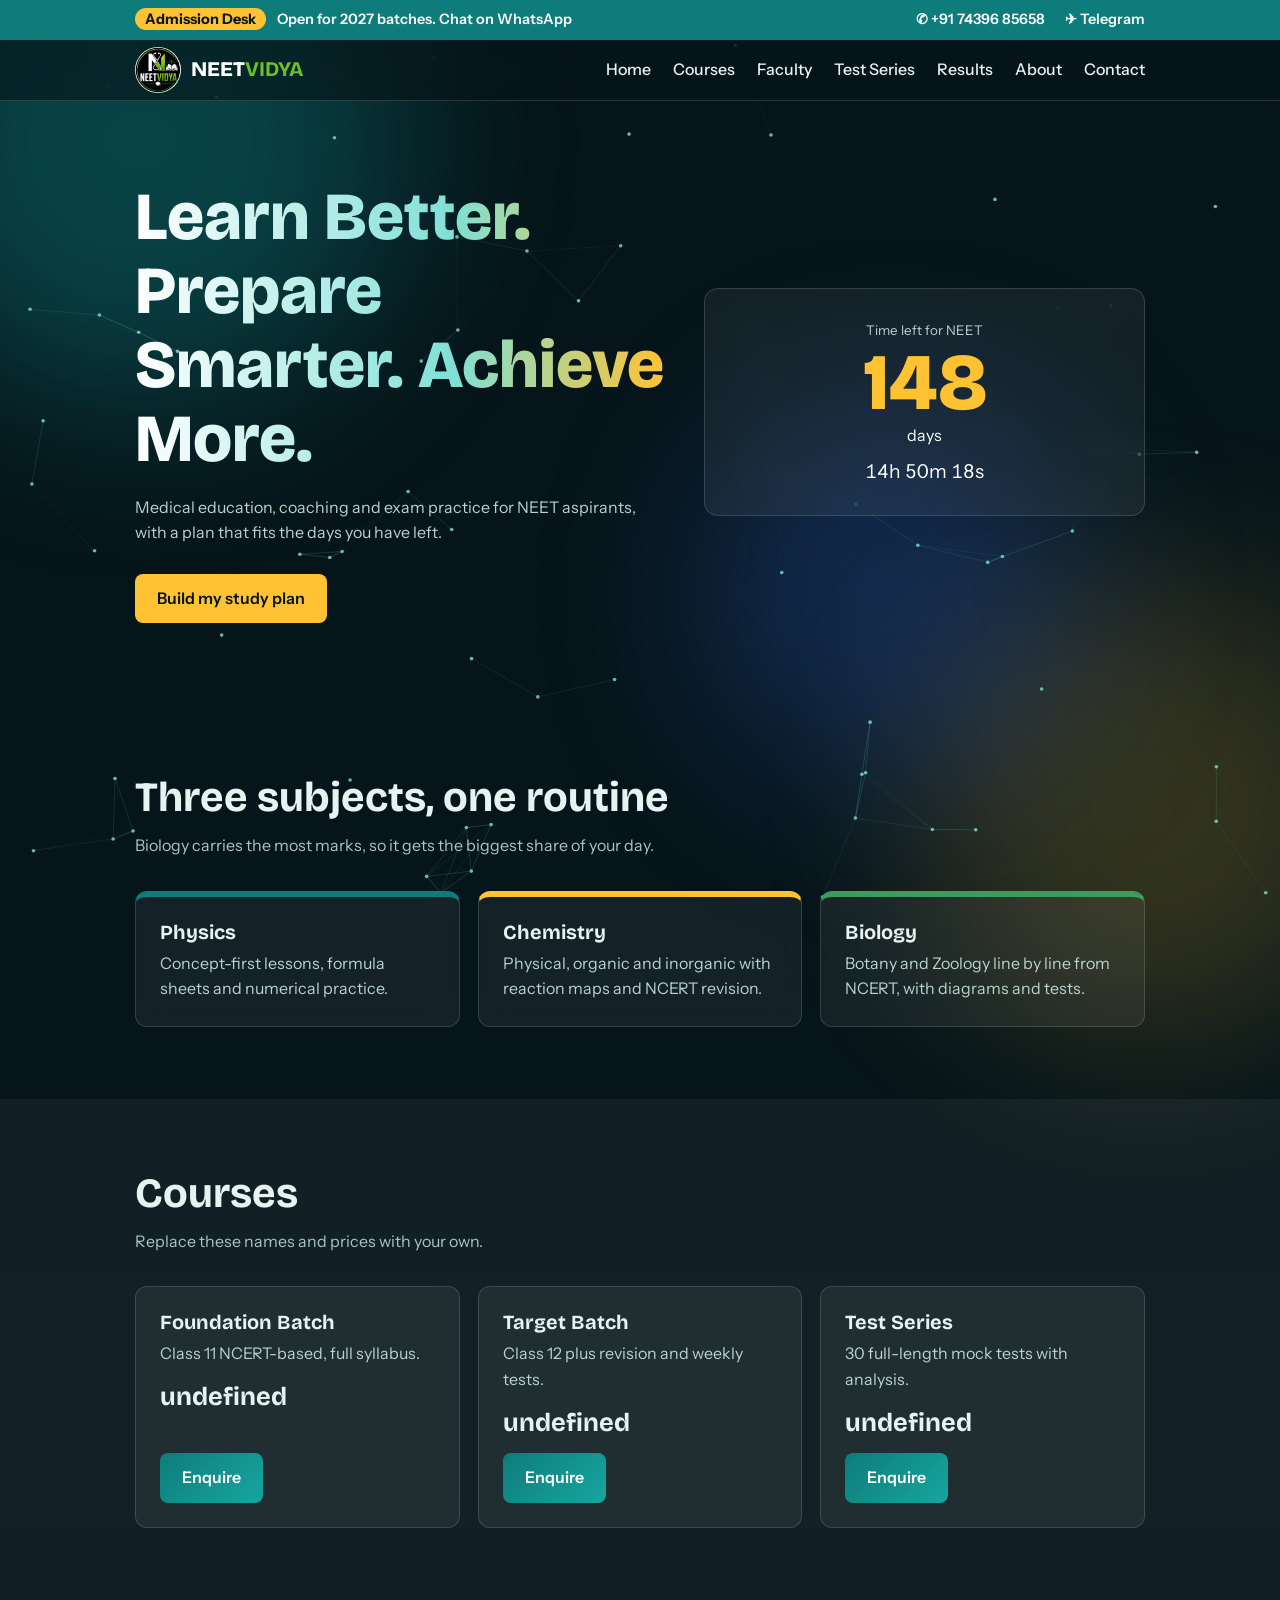
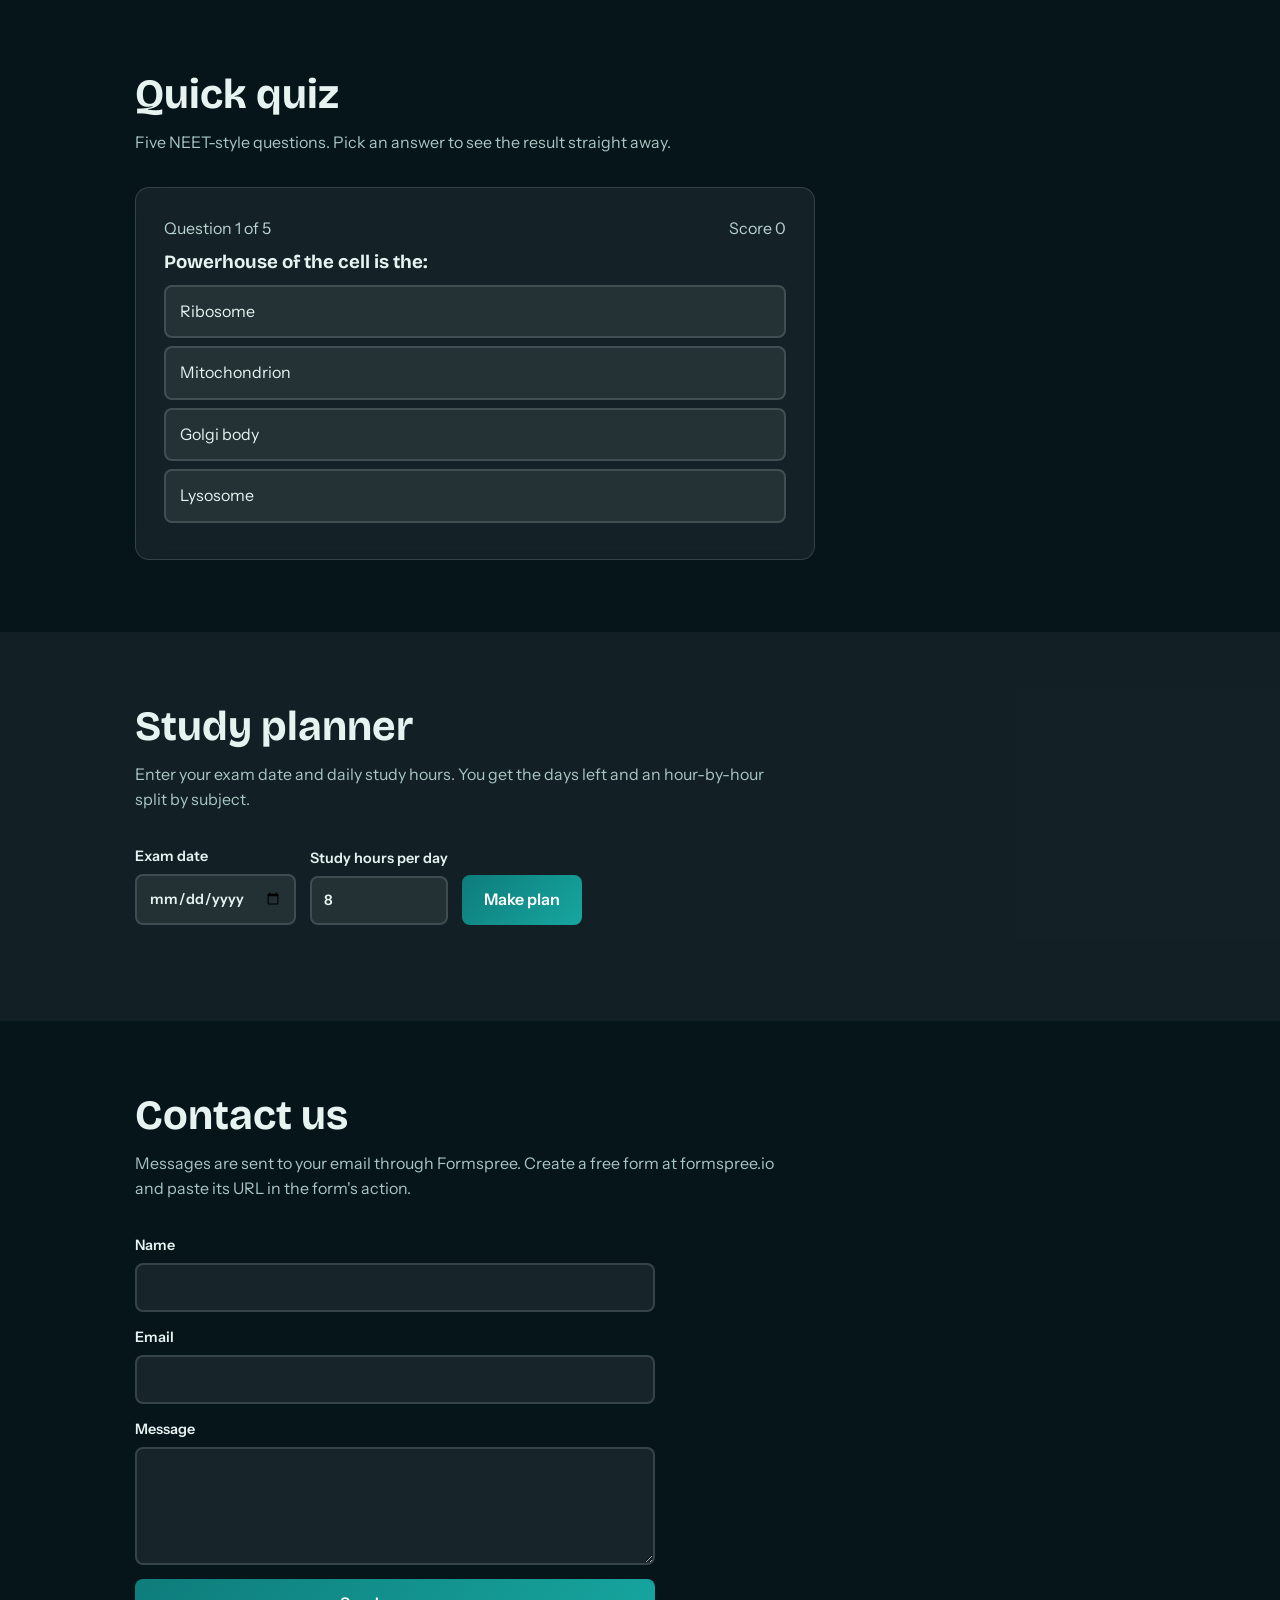
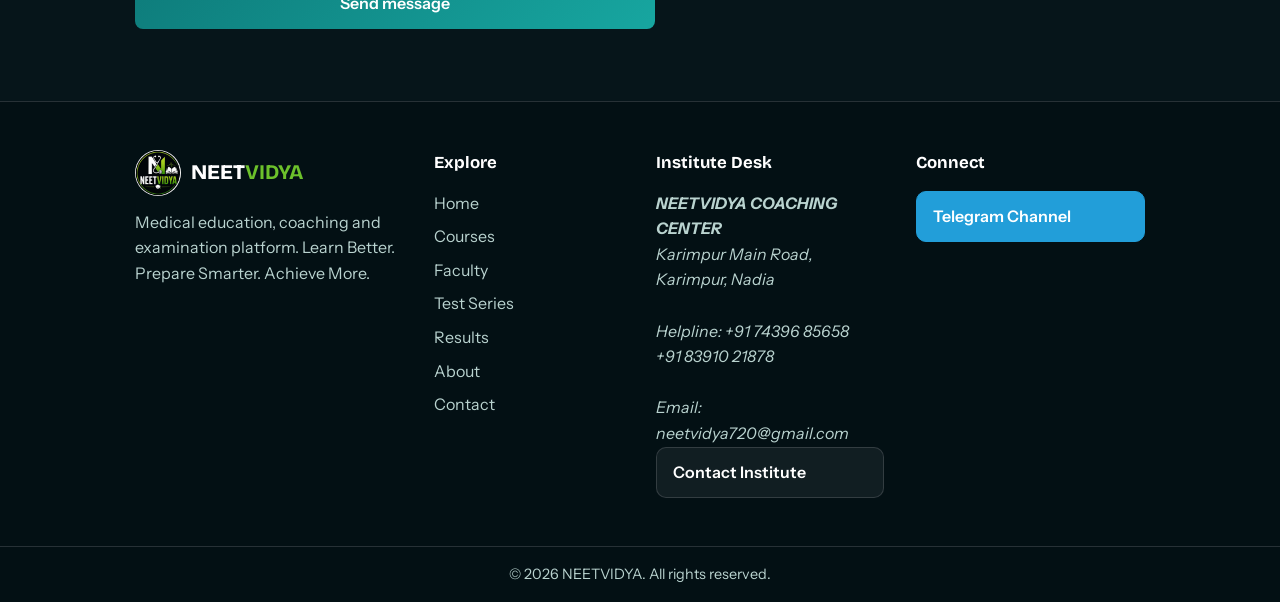
<file: index.html>
<!DOCTYPE html>
<html lang="en">
<head>
<meta charset="UTF-8">
<meta name="viewport" content="width=device-width, initial-scale=1.0">
<meta name="description" content="Medical Education, Coaching & Examination Platform">
<title>NEETVIDYA - Learn Better. Prepare Smarter. Achieve More.</title>
<link rel="preconnect" href="https://fonts.googleapis.com">
<link href="https://fonts.googleapis.com/css2?family=Bricolage+Grotesque:wght@500;700;800&family=Instrument+Sans:wght@400;500;600&display=swap" rel="stylesheet">
<link rel="stylesheet" href="style.css">
</head>
<body>
<div class="blob b1"></div><div class="blob b2"></div><div class="blob b3"></div>
<canvas id="bg"></canvas>

<div class="topbar"><div class="wrap">
  <a class="desk" href="https://wa.me/910000000000?text=Hello%20NEETVIDYA%2C%20I%20want%20to%20know%20about%20admission%20and%20batch%20details." target="_blank" rel="noopener" aria-label="Chat with the admission desk on WhatsApp"><b>Admission Desk</b> Open for 2027 batches. Chat on WhatsApp</a>
  <span class="contacts">
    <a href="tel:+917439685658" aria-label="Call admission desk">&#9990; +91 74396 85658</a>
    <a href="https://t.me/neetvidya720official" target="_blank" rel="noopener" aria-label="Join on Telegram">&#9992; Telegram</a>
  </span>
</div></div>

<nav><div class="wrap">
  <a class="logo" href="#top"><img src="logo1.jpeg" alt="NEETVIDYA logo"><span>NEET<b>VIDYA</b></span></a>
  <button class="menu-btn" aria-label="Open menu" aria-expanded="false">&#9776;</button>
  <ul id="nav-links">
    <li><a href="#top">Home</a></li>
    <li><a href="courses.html">Courses</a></li>
    <li><a href="faculty.html">Faculty</a></li>
    <li><a href="test-series.html">Test Series</a></li>
    <li><a href="result.html">Results</a></li>
    <li><a href="about.html">About</a></li>
    <li><a href="contact.html">Contact</a></li>
  </ul>
</div></nav>

<header class="hero" id="top"><div class="wrap">
  <div>
    <h1>Learn Better. Prepare Smarter. Achieve More.</h1>
    <p>Medical education, coaching and exam practice for NEET aspirants, with a plan that fits the days you have left.</p>
    <a class="btn alt" href="#planner">Build my study plan</a>
  </div>
  <div class="count" aria-live="off">
    <small>Time left for NEET</small>
    <div class="days" id="cd-days">--</div>
    <div>days</div>
    <div class="hms" id="cd-hms"></div>
  </div>
</div></header>

<section id="subjects"><div class="wrap">
  <h2>Three subjects, one routine</h2>
  <p class="sub">Biology carries the most marks, so it gets the biggest share of your day.</p>
  <div class="grid">
    <div class="card sub-p"><h3>Physics</h3><p>Concept-first lessons, formula sheets and numerical practice.</p></div>
    <div class="card sub-c"><h3>Chemistry</h3><p>Physical, organic and inorganic with reaction maps and NCERT revision.</p></div>
    <div class="card sub-b"><h3>Biology</h3><p>Botany and Zoology line by line from NCERT, with diagrams and tests.</p></div>
  </div>
</div></section>

<section id="courses" class="alt-bg"><div class="wrap">
  <h2>Courses</h2>
  <p class="sub">Replace these names and prices with your own.</p>
  <div class="grid" id="course-list"></div>
</div></section>

<section id="quiz"><div class="wrap">
  <h2>Quick quiz</h2>
  <p class="sub">Five NEET-style questions. Pick an answer to see the result straight away.</p>
  <div class="quiz" id="quiz-box"></div>
</div></section>

<section id="planner" class="alt-bg"><div class="wrap">
  <h2>Study planner</h2>
  <p class="sub">Enter your exam date and daily study hours. You get the days left and an hour-by-hour split by subject.</p>
  <form class="plan" id="plan-form">
    <label>Exam date <input type="date" id="p-date" required></label>
    <label>Study hours per day <input type="number" id="p-hours" min="1" max="16" step="0.5" value="8" required></label>
    <button class="btn" type="submit">Make plan</button>
  </form>
  <p id="p-summary" style="margin-bottom:14px;font-weight:600"></p>
  <div id="p-table"></div>
</div></section>

<section id="contact"><div class="wrap">
  <h2>Contact us</h2>
  <p class="sub">Messages are sent to your email through Formspree. Create a free form at formspree.io and paste its URL in the form's action.</p>
  <form class="contact" action="https://formspree.io/f/YOUR_FORM_ID" method="POST">
    <label>Name <input name="name" required></label>
    <label>Email <input type="email" name="email" required></label>
    <label>Message <textarea name="message" rows="4" required></textarea></label>
    <button class="btn" type="submit">Send message</button>
  </form>
</div></section>

<footer>
  <div class="wrap foot-grid">
    <div class="foot-brand">
      <a class="logo" href="index.html"><img src="logo1.jpeg" alt="NEETVIDYA logo"><span>NEET<b>VIDYA</b></span></a>
      <p>Medical education, coaching and examination platform. Learn Better. Prepare Smarter. Achieve More.</p>
    </div>
    <div>
      <h4>Explore</h4>
      <ul>
        <li><a href="index.html">Home</a></li>
        <li><a href="courses.html">Courses</a></li>
        <li><a href="faculty.html">Faculty</a></li>
        <li><a href="test-series.html">Test Series</a></li>
        <li><a href="result.html">Results</a></li>
        <li><a href="about.html">About</a></li>
        <li><a href="contact.html">Contact</a></li>
      </ul>
    </div>
    <div>
  <h4>Institute Desk</h4>
  <address class="inst">
    <strong>NEETVIDYA COACHING CENTER</strong><br>
    Karimpur Main Road,<br>
    Karimpur, Nadia<br><br>
    Helpline: <a href="tel:+917439685658">+91 74396 85658</a><br>
    <a href="tel:+918391021878">+91 83910 21878</a><br><br>
    Email: <a href="mailto:neetvidya720@gmail.com">neetvidya720@gmail.com</a>
  </address>
  <a class="foot-btn" href="index.html#contact">Contact Institute</a>
</div>
    <div>
      <h4>Connect</h4>
      <a class="foot-btn tg" href="https://t.me/neetvidya720official" target="_blank" rel="noopener">Telegram Channel</a>
    </div>
  </div>
  <div class="foot-bottom">&copy; <span id="yr"></span> NEETVIDYA. All rights reserved.</div>
</footer>

<script src="script.js"></script>
</body>
</html>
</file>
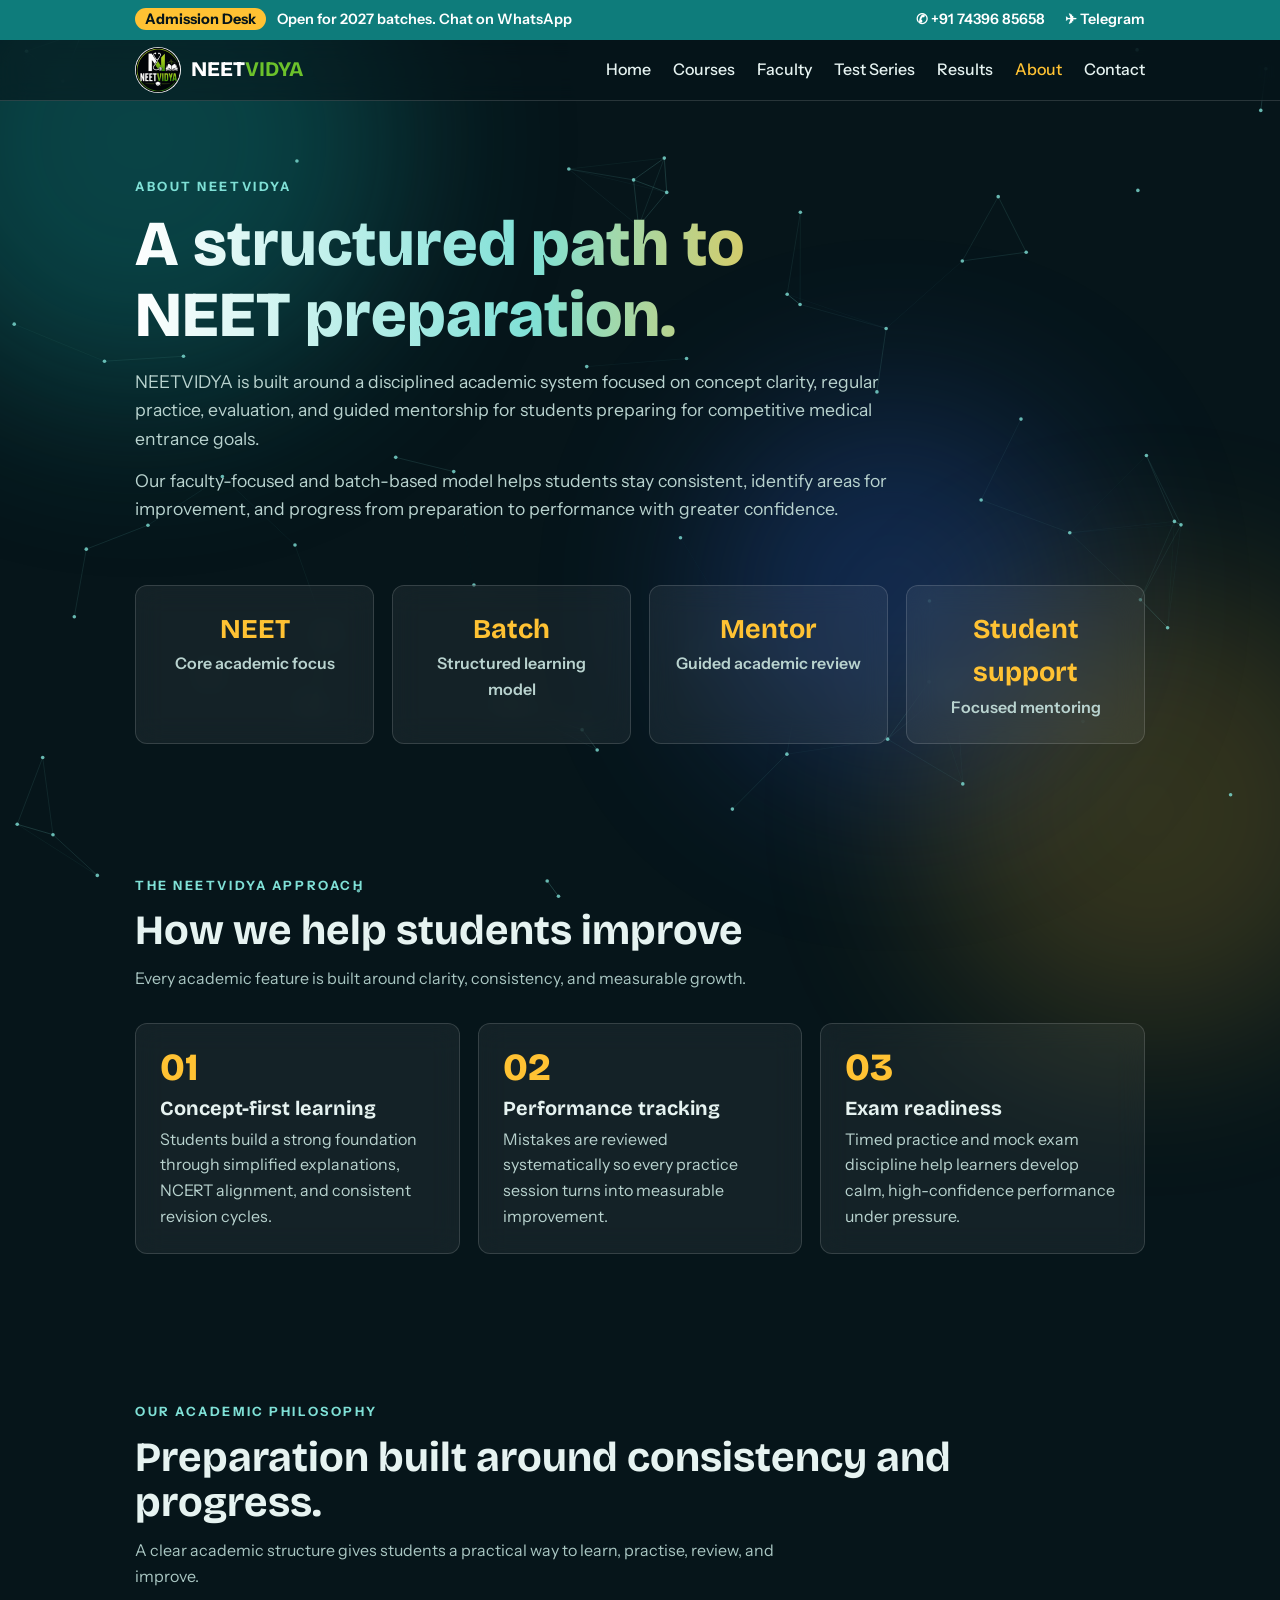
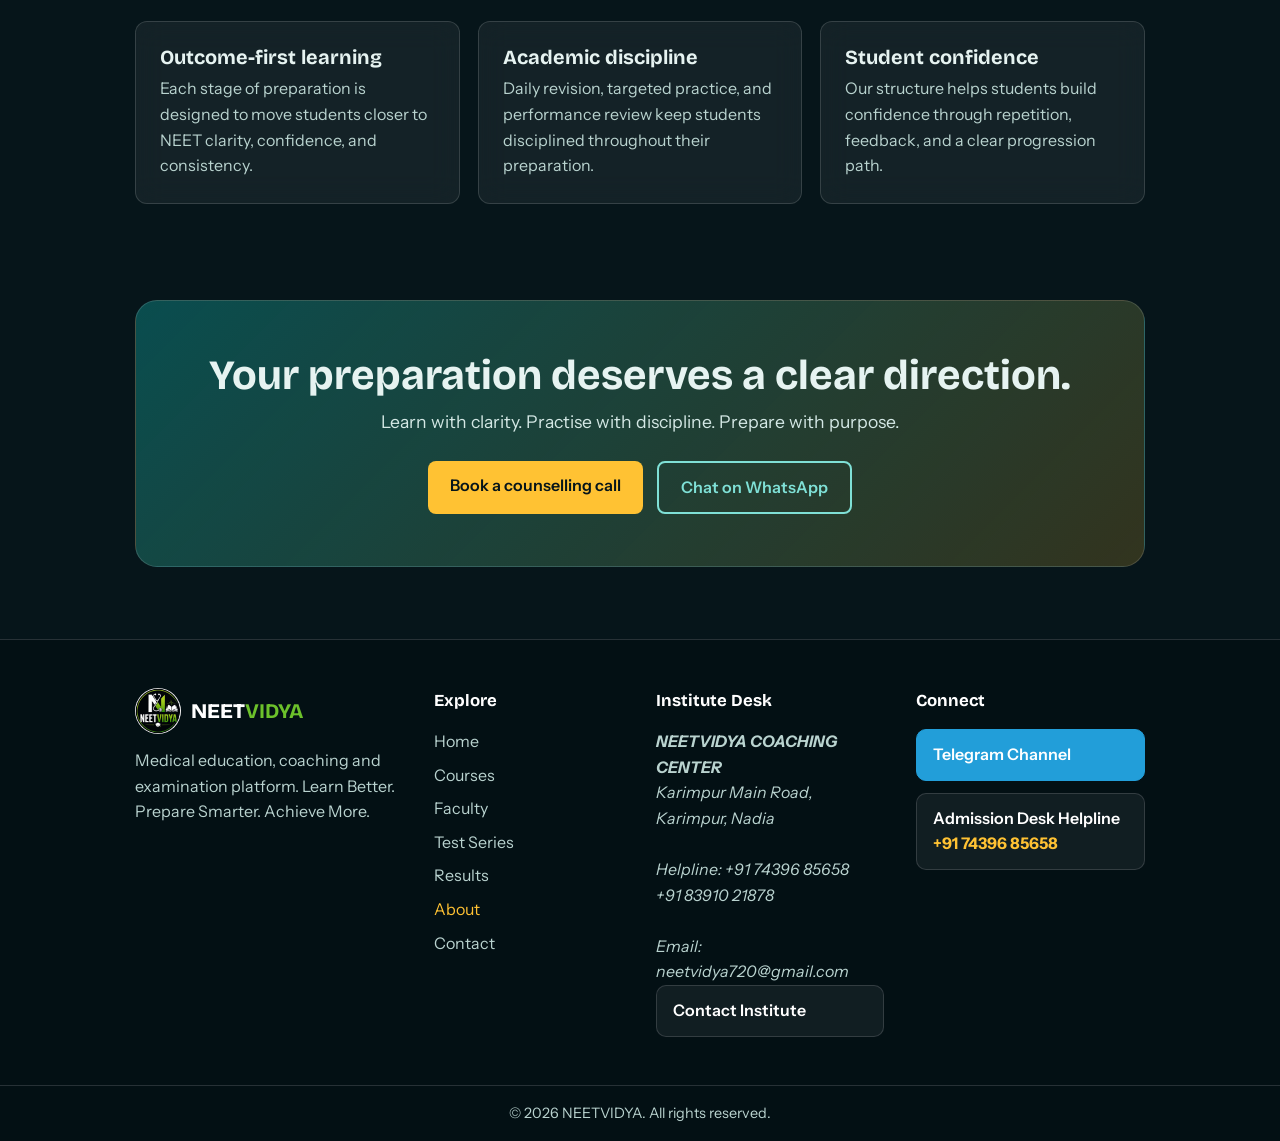
<file: about.html>
<!DOCTYPE html>
<html lang="en">
<head>
<meta charset="UTF-8">
<meta name="viewport" content="width=device-width, initial-scale=1.0">
<meta name="description" content="About NEETVIDYA: a structured path to NEET preparation">
<title>About - NEETVIDYA</title>
<link rel="preconnect" href="https://fonts.googleapis.com">
<link href="https://fonts.googleapis.com/css2?family=Bricolage+Grotesque:wght@500;700;800&family=Instrument+Sans:wght@400;500;600&display=swap" rel="stylesheet">
<link rel="stylesheet" href="style.css">
<style>
.page-head{padding:56px 0 20px}
.page-head h1{font-size:clamp(2rem,5vw,3.2rem);font-weight:800;margin-bottom:10px}
.tabs{display:flex;gap:10px;flex-wrap:wrap;margin:8px 0 28px}
.tab{padding:9px 18px;border-radius:30px;border:1px solid var(--line);background:rgba(255,255,255,.06);color:#e6f3f1;font:inherit;font-weight:600;cursor:pointer}
.tab:hover{border-color:#7fe0d6}
.tab.on{background:#ffc233;color:#06151a;border-color:#ffc233}
.badge{display:inline-block;font-size:.75rem;font-weight:700;letter-spacing:.04em;text-transform:uppercase;background:rgba(127,224,214,.18);color:#7fe0d6;padding:3px 10px;border-radius:20px;margin-bottom:10px}
.feat{list-style:none;padding:0;margin:12px 0}
.feat li{padding:4px 0 4px 22px;position:relative;color:#b9d3cf}
.feat li::before{content:"\2713";position:absolute;left:0;color:#ffc233;font-weight:700}
.old{text-decoration:line-through;color:#7f9b97;font-size:1rem;font-weight:500;margin-left:8px}
.dur{color:#7fe0d6;font-size:.9rem;font-weight:600}
.eyebrow{display:inline-block;font-size:.8rem;font-weight:700;letter-spacing:.2em;text-transform:uppercase;color:#7fe0d6;margin-bottom:12px}
.gh{background:linear-gradient(90deg,#fff,#7fe0d6 55%,#ffc233);-webkit-background-clip:text;background-clip:text;color:transparent}
.ab-hero{padding:72px 0 24px}
.ab-hero h1{font-size:clamp(2.2rem,5.5vw,4rem);font-weight:800;margin-bottom:18px;max-width:18ch}
.ab-hero p{max-width:66ch;font-size:1.1rem;color:#b9d3cf;margin-bottom:14px}
.tile{text-align:center;padding:22px}
.tile b{display:block;font-family:'Bricolage Grotesque',sans-serif;font-size:1.7rem;color:#ffc233}
.tile span{color:#b9d3cf;font-weight:600}
.nm{display:block;font-family:'Bricolage Grotesque',sans-serif;font-size:2.4rem;font-weight:800;color:#ffc233;line-height:1;margin-bottom:10px}
.card p{color:#b9d3cf}
.hero-btns{display:flex;gap:14px;flex-wrap:wrap}
.btn.ghost{background:transparent;border:2px solid #7fe0d6;color:#7fe0d6;box-shadow:none}
.btn.ghost:hover{background:#7fe0d6;color:#06151a}
.cta-band{padding:52px 28px;text-align:center;border-radius:22px;background:linear-gradient(135deg,rgba(14,124,123,.55),rgba(255,194,51,.18));border:1px solid var(--line)}
.cta-band h2{margin-bottom:10px}
.cta-band p{color:#d4e8e5;margin-bottom:24px;font-size:1.1rem}
.cta-band .hero-btns{justify-content:center}
</style>
</head>
<body>
<div class="blob b1"></div><div class="blob b2"></div><div class="blob b3"></div>
<canvas id="bg"></canvas>

<div class="topbar"><div class="wrap">
  <a class="desk" href="https://wa.me/917439685658?text=Hello%20NEETVIDYA%2C%20I%20want%20to%20know%20about%20admission%20and%20batch%20details." target="_blank" rel="noopener" aria-label="Chat with the admission desk on WhatsApp"><b>Admission Desk</b> Open for 2027 batches. Chat on WhatsApp</a>
  <span class="contacts">
    <a href="tel:+917439685658">&#9990; +91 74396 85658</a>
    <a href="https://t.me/neetvidya720official" target="_blank" rel="noopener">&#9992; Telegram</a>
  </span>
</div></div>

<nav><div class="wrap">
  <a class="logo" href="index.html"><img src="logo1.jpeg" alt="NEETVIDYA logo"><span>NEET<b>VIDYA</b></span></a>
  <button class="menu-btn" aria-label="Open menu" aria-expanded="false">&#9776;</button>
  <ul id="nav-links">
    <li><a href="index.html">Home</a></li>
    <li><a href="courses.html">Courses</a></li>
    <li><a href="faculty.html">Faculty</a></li>
    <li><a href="test-series.html">Test Series</a></li>
    <li><a href="results.html">Results</a></li>
    <li><a href="about.html" style="color:#ffc233">About</a></li>
    <li><a href="contact.html">Contact</a></li>
  </ul>
</div></nav>

<main>
  <section class="ab-hero"><div class="wrap">
    <span class="eyebrow">About NEETVIDYA</span>
    <h1 class="gh">A structured path to NEET preparation.</h1>
    <p>NEETVIDYA is built around a disciplined academic system focused on concept clarity, regular practice, evaluation, and guided mentorship for students preparing for competitive medical entrance goals.</p>
    <p>Our faculty-focused and batch-based model helps students stay consistent, identify areas for improvement, and progress from preparation to performance with greater confidence.</p>
  </div></section>

  <section style="padding:24px 0 56px"><div class="wrap">
    <div class="grid">
      <div class="card tile"><b>NEET</b><span>Core academic focus</span></div>
      <div class="card tile"><b>Batch</b><span>Structured learning model</span></div>
      <div class="card tile"><b>Mentor</b><span>Guided academic review</span></div>
      <div class="card tile"><b>Student support</b><span>Focused mentoring</span></div>
    </div>
  </div></section>

  <section><div class="wrap">
    <span class="eyebrow">The NEETVIDYA approach</span>
    <h2>How we help students improve</h2>
    <p class="sub">Every academic feature is built around clarity, consistency, and measurable growth.</p>
    <div class="grid">
      <div class="card"><span class="nm">01</span><h3>Concept-first learning</h3><p>Students build a strong foundation through simplified explanations, NCERT alignment, and consistent revision cycles.</p></div>
      <div class="card"><span class="nm">02</span><h3>Performance tracking</h3><p>Mistakes are reviewed systematically so every practice session turns into measurable improvement.</p></div>
      <div class="card"><span class="nm">03</span><h3>Exam readiness</h3><p>Timed practice and mock exam discipline help learners develop calm, high-confidence performance under pressure.</p></div>
    </div>
  </div></section>

  <section><div class="wrap">
    <span class="eyebrow">Our academic philosophy</span>
    <h2>Preparation built around consistency and progress.</h2>
    <p class="sub">A clear academic structure gives students a practical way to learn, practise, review, and improve.</p>
    <div class="grid">
      <div class="card"><h3>Outcome-first learning</h3><p>Each stage of preparation is designed to move students closer to NEET clarity, confidence, and consistency.</p></div>
      <div class="card"><h3>Academic discipline</h3><p>Daily revision, targeted practice, and performance review keep students disciplined throughout their preparation.</p></div>
      <div class="card"><h3>Student confidence</h3><p>Our structure helps students build confidence through repetition, feedback, and a clear progression path.</p></div>
    </div>
  </div></section>

  <section style="padding-top:24px"><div class="wrap">
    <div class="cta-band">
      <h2>Your preparation deserves a clear direction.</h2>
      <p>Learn with clarity. Practise with discipline. Prepare with purpose.</p>
      <div class="hero-btns">
        <a class="btn alt" href="index.html#contact">Book a counselling call</a>
        <a class="btn ghost" id="wa" target="_blank" rel="noopener">Chat on WhatsApp</a>
      </div>
    </div>
  </div></section>
</main>

<footer>
  <div class="wrap foot-grid">
    <div class="foot-brand">
      <a class="logo" href="index.html"><img src="logo1.jpeg" alt="NEETVIDYA logo"><span>NEET<b>VIDYA</b></span></a>
      <p>Medical education, coaching and examination platform. Learn Better. Prepare Smarter. Achieve More.</p>
    </div>
    <div>
      <h4>Explore</h4>
      <ul>
        <li><a href="index.html">Home</a></li>
        <li><a href="courses.html">Courses</a></li>
        <li><a href="faculty.html">Faculty</a></li>
        <li><a href="test-series.html">Test Series</a></li>
        <li><a href="results.html">Results</a></li>
        <li><a href="about.html" style="color:#ffc233">About</a></li>
        <li><a href="contact.html">Contact</a></li>
      </ul>
    </div>
    <div>
      <h4>Institute Desk</h4>
      <address class="inst">
        <strong>NEETVIDYA COACHING CENTER</strong><br>
        Karimpur Main Road,<br>
        Karimpur, Nadia<br><br>
        Helpline: <a href="tel:+917439685658">+91 74396 85658</a><br>
        <a href="tel:+918391021878">+91 83910 21878</a><br><br>
        Email: <a href="mailto:neetvidya720@gmail.com">neetvidya720@gmail.com</a>
      </address>
      <a class="foot-btn" href="index.html#contact">Contact Institute</a>
    </div>
    <div>
      <h4>Connect</h4>
      <a class="foot-btn tg" href="https://t.me/neetvidya720official" target="_blank" rel="noopener">Telegram Channel</a>
      <a class="foot-btn" href="index.html#contact">Admission Desk Helpline<br><span>+91 74396 85658</span></a>
    </div>
  </div>
  <div class="foot-bottom">&copy; <span id="yr"></span> NEETVIDYA. All rights reserved.</div>
</footer>
<script src="about.js"></script>
</body>
</html>
</file>
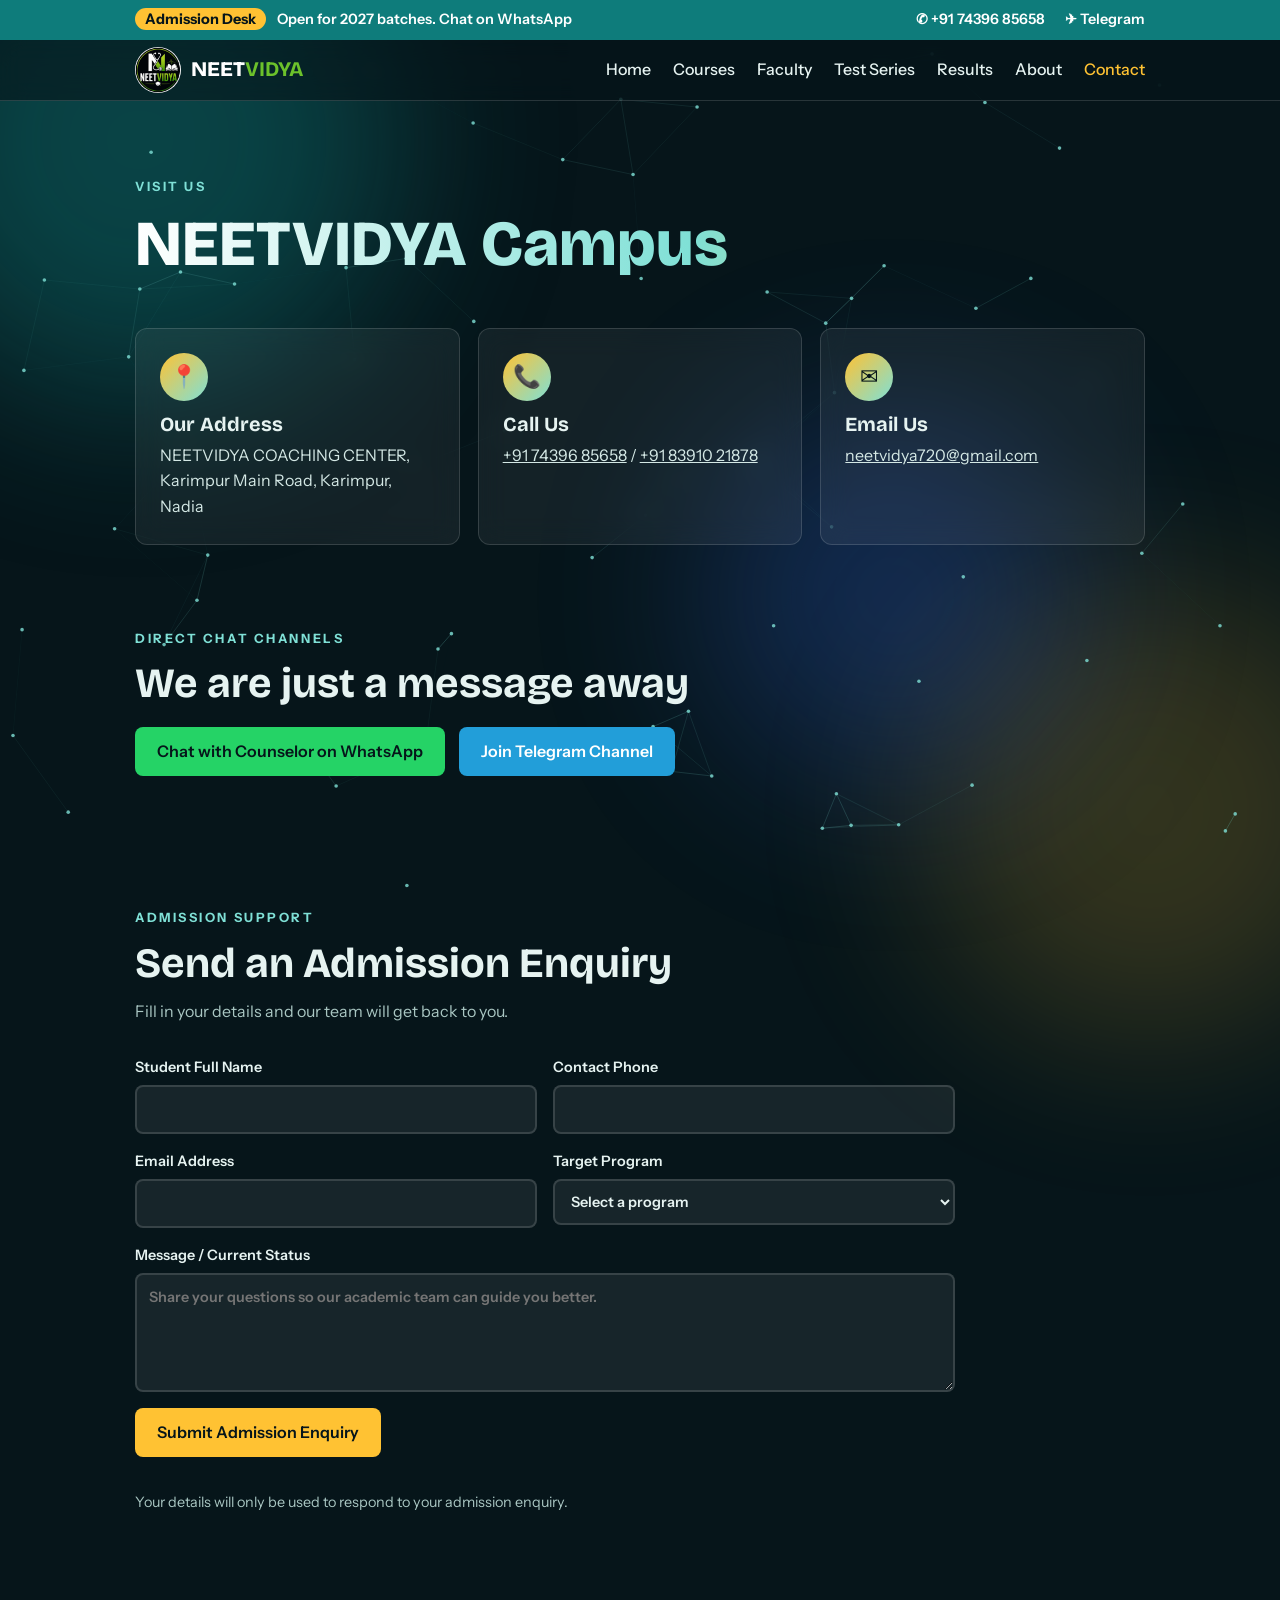
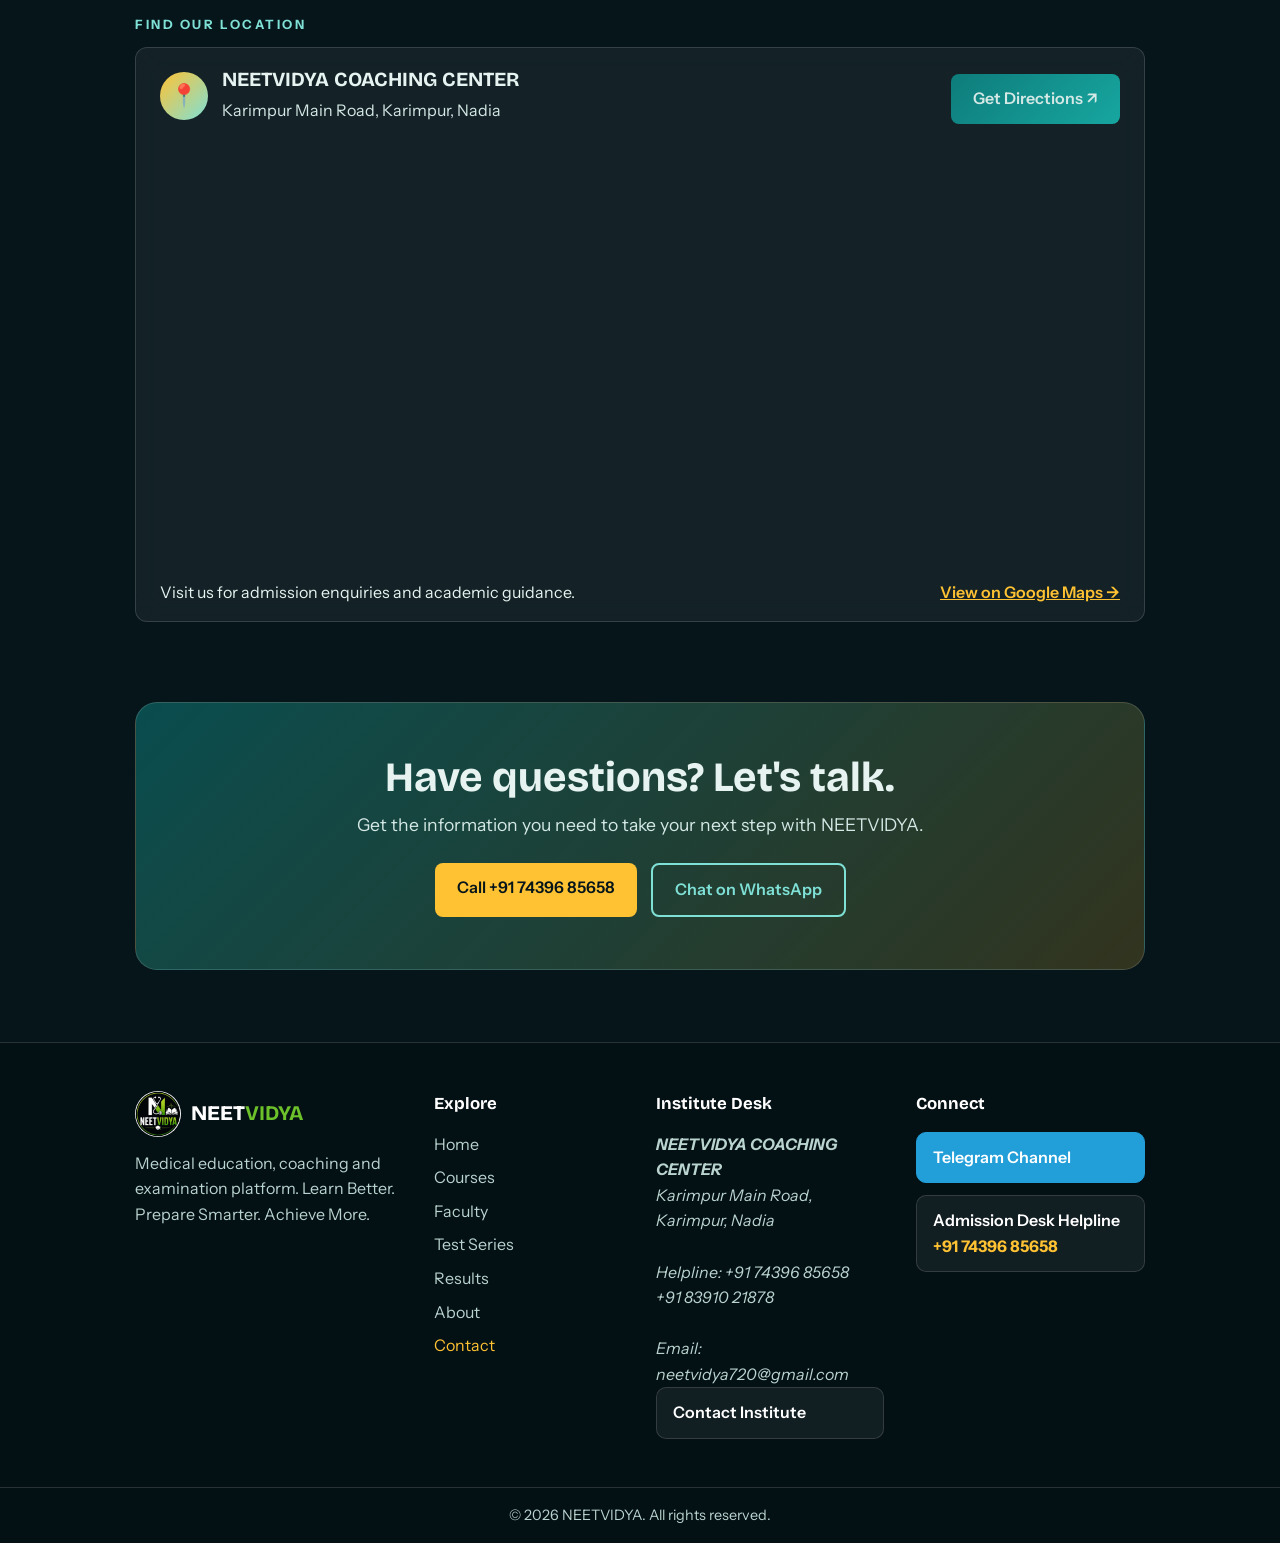
<file: contact.html>
<!DOCTYPE html>
<html lang="en">
<head>
<meta charset="UTF-8">
<meta name="viewport" content="width=device-width, initial-scale=1.0">
<meta name="description" content="Contact NEETVIDYA for admission enquiries">
<title>Contact - NEETVIDYA</title>
<link rel="preconnect" href="https://fonts.googleapis.com">
<link href="https://fonts.googleapis.com/css2?family=Bricolage+Grotesque:wght@500;700;800&family=Instrument+Sans:wght@400;500;600&display=swap" rel="stylesheet">
<link rel="stylesheet" href="style.css">
<style>
.page-head{padding:56px 0 20px}
.page-head h1{font-size:clamp(2rem,5vw,3.2rem);font-weight:800;margin-bottom:10px}
.tabs{display:flex;gap:10px;flex-wrap:wrap;margin:8px 0 28px}
.tab{padding:9px 18px;border-radius:30px;border:1px solid var(--line);background:rgba(255,255,255,.06);color:#e6f3f1;font:inherit;font-weight:600;cursor:pointer}
.tab:hover{border-color:#7fe0d6}
.tab.on{background:#ffc233;color:#06151a;border-color:#ffc233}
.badge{display:inline-block;font-size:.75rem;font-weight:700;letter-spacing:.04em;text-transform:uppercase;background:rgba(127,224,214,.18);color:#7fe0d6;padding:3px 10px;border-radius:20px;margin-bottom:10px}
.feat{list-style:none;padding:0;margin:12px 0}
.feat li{padding:4px 0 4px 22px;position:relative;color:#b9d3cf}
.feat li::before{content:"\2713";position:absolute;left:0;color:#ffc233;font-weight:700}
.old{text-decoration:line-through;color:#7f9b97;font-size:1rem;font-weight:500;margin-left:8px}
.dur{color:#7fe0d6;font-size:.9rem;font-weight:600}
.eyebrow{display:inline-block;font-size:.8rem;font-weight:700;letter-spacing:.2em;text-transform:uppercase;color:#7fe0d6;margin-bottom:12px}
.gh{background:linear-gradient(90deg,#fff,#7fe0d6 55%,#ffc233);-webkit-background-clip:text;background-clip:text;color:transparent}
.ct-hero{padding:72px 0 24px}
.ct-hero h1{font-size:clamp(2.2rem,5.5vw,4rem);font-weight:800}
.ico{display:flex;width:48px;height:48px;border-radius:50%;align-items:center;justify-content:center;font-size:1.4rem;background:linear-gradient(135deg,#ffc233,#7fe0d6);color:#06151a;margin-bottom:12px}
.card p,.card a{color:#d4e8e5}
.card a:hover{color:#ffc233}
.hero-btns{display:flex;gap:14px;flex-wrap:wrap}
.btn.ghost{background:transparent;border:2px solid #7fe0d6;color:#7fe0d6!important;box-shadow:none}
.btn.ghost:hover{background:#7fe0d6;color:#06151a!important}
.btn.wa{background:#25d366;color:#06151a!important}
.btn.tg{background:#229ed9;color:#fff!important}
.enq{max-width:820px;display:grid;grid-template-columns:1fr 1fr;gap:16px}
.enq .full{grid-column:1/-1}
.enq select{padding:11px 12px;border:2px solid var(--line);border-radius:8px;font:inherit;background:rgba(255,255,255,.07);color:#e6f3f1}
.enq select option{color:#111}
.note{color:#a9c6c2;font-size:.9rem}
#form-msg{font-weight:600;min-height:1.4em}
#form-msg.ok{color:#7fe0d6}
#form-msg.err{color:#ff8a80}
.loc{display:flex;justify-content:space-between;gap:24px;flex-wrap:wrap;align-items:center}
.loc h3{font-size:1.5rem;margin-bottom:6px}
.cta-band{padding:52px 28px;text-align:center;border-radius:22px;background:linear-gradient(135deg,rgba(14,124,123,.55),rgba(255,194,51,.18));border:1px solid var(--line)}
.cta-band h2{margin-bottom:10px}
.cta-band p{color:#d4e8e5;margin-bottom:24px;font-size:1.1rem}
.cta-band .hero-btns{justify-content:center}
@media(max-width:620px){.enq{grid-template-columns:1fr}}
.locmap{padding:0;overflow:hidden}
.loc-top{display:flex;justify-content:space-between;align-items:center;gap:16px;flex-wrap:wrap;padding:20px 24px}
.loc-info{display:flex;align-items:center;gap:14px}
.loc-info .ico{margin:0}
.map{display:block;width:100%;height:420px;border:0}
.loc-bot{display:flex;justify-content:space-between;align-items:center;gap:12px;flex-wrap:wrap;padding:16px 24px}
.loc-bot a{color:#ffc233;font-weight:600}
@media(max-width:620px){.map{height:320px}}
</style>
</head>
<body>
<div class="blob b1"></div><div class="blob b2"></div><div class="blob b3"></div>
<canvas id="bg"></canvas>

<div class="topbar"><div class="wrap">
  <a class="desk" href="https://wa.me/917439685658?text=Hello%20NEETVIDYA%2C%20I%20want%20to%20know%20about%20admission%20and%20batch%20details." target="_blank" rel="noopener" aria-label="Chat with the admission desk on WhatsApp"><b>Admission Desk</b> Open for 2027 batches. Chat on WhatsApp</a>
  <span class="contacts">
    <a href="tel:+917439685658">&#9990; +91 74396 85658</a>
    <a href="https://t.me/neetvidya720official" target="_blank" rel="noopener">&#9992; Telegram</a>
  </span>
</div></div>

<nav><div class="wrap">
  <a class="logo" href="index.html"><img src="logo1.jpeg" alt="NEETVIDYA logo"><span>NEET<b>VIDYA</b></span></a>
  <button class="menu-btn" aria-label="Open menu" aria-expanded="false">&#9776;</button>
  <ul id="nav-links">
    <li><a href="index.html">Home</a></li>
    <li><a href="courses.html">Courses</a></li>
    <li><a href="faculty.html">Faculty</a></li>
    <li><a href="test-series.html">Test Series</a></li>
    <li><a href="results.html">Results</a></li>
    <li><a href="about.html">About</a></li>
    <li><a href="contact.html" style="color:#ffc233">Contact</a></li>
  </ul>
</div></nav>

<main>
  <section class="ct-hero"><div class="wrap">
    <span class="eyebrow">Visit Us</span>
    <h1 class="gh">NEETVIDYA Campus</h1>
  </div></section>

  <section style="padding:24px 0 56px"><div class="wrap">
    <div class="grid">
      <div class="card"><span class="ico" aria-hidden="true">&#128205;</span><h3>Our Address</h3>
        <p>NEETVIDYA COACHING CENTER, Karimpur Main Road, Karimpur, Nadia</p></div>
      <div class="card"><span class="ico" aria-hidden="true">&#128222;</span><h3>Call Us</h3>
        <p><a href="tel:+917439685658">+91 74396 85658</a> / <a href="tel:+918391021878">+91 83910 21878</a></p></div>
      <div class="card"><span class="ico" aria-hidden="true">&#9993;</span><h3>Email Us</h3>
        <p><a href="mailto:neetvidya720@gmail.com">neetvidya720@gmail.com</a></p></div>
    </div>
  </div></section>

  <section style="padding:24px 0 56px"><div class="wrap">
    <span class="eyebrow">Direct Chat Channels</span>
    <h2>We are just a message away</h2>
    <div class="hero-btns" style="margin-top:20px">
      <a class="btn wa" target="_blank" rel="noopener" href="https://wa.me/917439685658?text=Hello%20NEETVIDYA!%20I%20am%20interested%20in%20admission.">Chat with Counselor on WhatsApp</a>
      <a class="btn tg" target="_blank" rel="noopener" href="https://t.me/neetvidya720official">Join Telegram Channel</a>
    </div>
  </div></section>

  <section id="contact-form"><div class="wrap">
    <span class="eyebrow">Admission Support</span>
    <h2>Send an Admission Enquiry</h2>
    <p class="sub">Fill in your details and our team will get back to you.</p>
    <form class="enq" id="enq" novalidate>
      <label>Student Full Name <input id="f-name" required autocomplete="name"></label>
      <label>Contact Phone <input id="f-phone" type="tel" required inputmode="tel" autocomplete="tel"></label>
      <label>Email Address <input id="f-email" type="email" autocomplete="email"></label>
      <label>Target Program
        <select id="f-prog" required>
          <option value="">Select a program</option>
          <option>12th Batch &ndash; SANKALP</option>
          <option>11th Batch &ndash; UDAAN</option>
          <option>Other (tell us in the message)</option>
        </select></label>
      <label class="full">Message / Current Status
        <textarea id="f-msg" rows="4" placeholder="Share your questions so our academic team can guide you better."></textarea></label>
      <div class="full">
        <button class="btn alt" type="submit">Submit Admission Enquiry</button>
        <p id="form-msg" role="status" aria-live="polite" style="margin-top:12px"></p>
        <p class="note">Your details will only be used to respond to your admission enquiry.</p>
      </div>
    </form>
  </div></section>

  <section style="padding:24px 0 56px"><div class="wrap">
    <span class="eyebrow">Find Our Location</span>
    <div class="card locmap">
  <div class="loc-top">
    <div class="loc-info"><span class="ico" aria-hidden="true">&#128205;</span>
      <div><h3>NEETVIDYA COACHING CENTER</h3><p>Karimpur Main Road, Karimpur, Nadia</p></div></div>
    <a class="btn" href="https://maps.app.goo.gl/w8qdwchcmCKUuiBA8" target="_blank" rel="noopener">Get Directions &#8599;</a>
  </div>
  <iframe class="map" src="https://www.google.com/maps/embed?pb=!1m18!1m12!1m3!1d3065.3944122260077!2d88.6280048911678!3d23.982042309787264!2m3!1f0!2f0!3f0!3m2!1i1024!2i768!4f13.1!3m3!1m2!1s0x39f95b496d5aa2a3%3A0xf782e256576893df!2sNEETVIDYA%20CENTER!5e0!3m2!1sen!2sin!4v1791521993208!5m2!1sen!2sin" width="600" height="450" style="border:0;" allowfullscreen="" loading="lazy" referrerpolicy="strict-origin-when-cross-origin"></>" title="NEETVIDYA COACHING CENTER on Google Maps" loading="lazy" referrerpolicy="no-referrer-when-downgrade" allowfullscreen></iframe>
  <div class="loc-bot"><span>Visit us for admission enquiries and academic guidance.</span>
    <a href="https://maps.app.goo.gl/w8qdwchcmCKUuiBA8" target="_blank" rel="noopener">View on Google Maps &rarr;</a></div>
</div>
  </div></section>

  <section style="padding-top:24px"><div class="wrap">
    <div class="cta-band">
      <h2>Have questions? Let's talk.</h2>
      <p>Get the information you need to take your next step with NEETVIDYA.</p>
      <div class="hero-btns">
        <a class="btn alt" href="tel:+917439685658">Call +91 74396 85658</a>
        <a class="btn ghost" target="_blank" rel="noopener" href="https://wa.me/917439685658?text=Hello%20NEETVIDYA!%20I%20am%20interested%20in%20admission.">Chat on WhatsApp</a>
      </div>
    </div>
  </div></section>
</main>

<footer>
  <div class="wrap foot-grid">
    <div class="foot-brand">
      <a class="logo" href="index.html"><img src="logo1.jpeg" alt="NEETVIDYA logo"><span>NEET<b>VIDYA</b></span></a>
      <p>Medical education, coaching and examination platform. Learn Better. Prepare Smarter. Achieve More.</p>
    </div>
    <div>
      <h4>Explore</h4>
      <ul>
        <li><a href="index.html">Home</a></li>
        <li><a href="courses.html">Courses</a></li>
        <li><a href="faculty.html">Faculty</a></li>
        <li><a href="test-series.html">Test Series</a></li>
        <li><a href="results.html">Results</a></li>
        <li><a href="about.html">About</a></li>
        <li><a href="contact.html" style="color:#ffc233">Contact</a></li>
      </ul>
    </div>
    <div>
      <h4>Institute Desk</h4>
      <address class="inst">
        <strong>NEETVIDYA COACHING CENTER</strong><br>
        Karimpur Main Road,<br>
        Karimpur, Nadia<br><br>
        Helpline: <a href="tel:+917439685658">+91 74396 85658</a><br>
        <a href="tel:+918391021878">+91 83910 21878</a><br><br>
        Email: <a href="mailto:neetvidya720@gmail.com">neetvidya720@gmail.com</a>
      </address>
      <a class="foot-btn" href="contact.html">Contact Institute</a>
    </div>
    <div>
      <h4>Connect</h4>
      <a class="foot-btn tg" href="https://t.me/neetvidya720official" target="_blank" rel="noopener">Telegram Channel</a>
      <a class="foot-btn" href="contact.html">Admission Desk Helpline<br><span>+91 74396 85658</span></a>
    </div>
  </div>
  <div class="foot-bottom">&copy; <span id="yr"></span> NEETVIDYA. All rights reserved.</div>
</footer>
<script src="contact.js"></script>
</body>
</html>
</file>
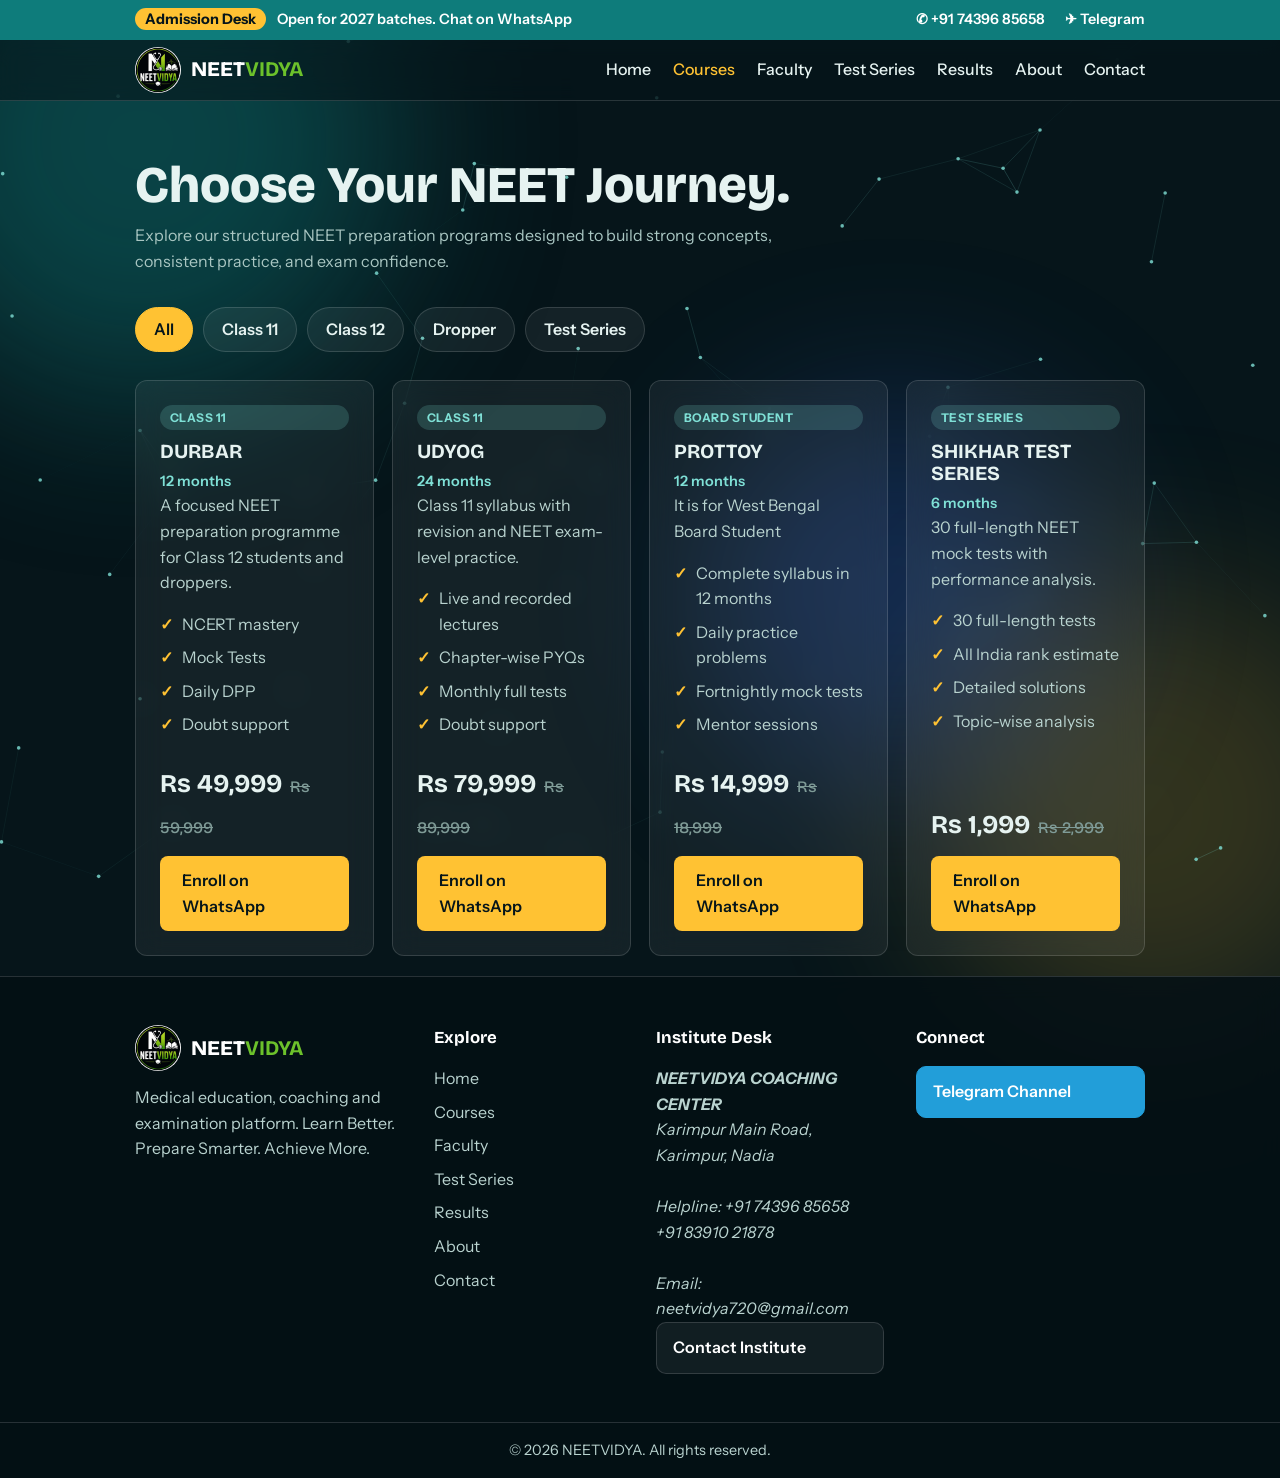
<file: courses.html>
<!DOCTYPE html>
<html lang="en">
<head>
<meta charset="UTF-8">
<meta name="viewport" content="width=device-width, initial-scale=1.0">
<meta name="description" content="NEETVIDYA courses for NEET aspirants">
<title>Courses - NEETVIDYA</title>
<link rel="preconnect" href="https://fonts.googleapis.com">
<link href="https://fonts.googleapis.com/css2?family=Bricolage+Grotesque:wght@500;700;800&family=Instrument+Sans:wght@400;500;600&display=swap" rel="stylesheet">
<link rel="stylesheet" href="style.css">
<style>
.page-head{padding:56px 0 20px}
.page-head h1{font-size:clamp(2rem,5vw,3.2rem);font-weight:800;margin-bottom:10px}
.tabs{display:flex;gap:10px;flex-wrap:wrap;margin:8px 0 28px}
.tab{padding:9px 18px;border-radius:30px;border:1px solid var(--line);background:rgba(255,255,255,.06);color:#e6f3f1;font:inherit;font-weight:600;cursor:pointer}
.tab:hover{border-color:#7fe0d6}
.tab.on{background:#ffc233;color:#06151a;border-color:#ffc233}
.badge{display:inline-block;font-size:.75rem;font-weight:700;letter-spacing:.04em;text-transform:uppercase;background:rgba(127,224,214,.18);color:#7fe0d6;padding:3px 10px;border-radius:20px;margin-bottom:10px}
.feat{list-style:none;padding:0;margin:12px 0}
.feat li{padding:4px 0 4px 22px;position:relative;color:#b9d3cf}
.feat li::before{content:"\2713";position:absolute;left:0;color:#ffc233;font-weight:700}
.old{text-decoration:line-through;color:#7f9b97;font-size:1rem;font-weight:500;margin-left:8px}
.dur{color:#7fe0d6;font-size:.9rem;font-weight:600}
</style>
</head>
<body>
<div class="blob b1"></div><div class="blob b2"></div><div class="blob b3"></div>
<canvas id="bg"></canvas>

<div class="topbar"><div class="wrap">
  <a class="desk" href="https://wa.me/917439685658?text=Hello%20NEETVIDYA%2C%20I%20want%20to%20know%20about%20admission%20and%20batch%20details." target="_blank" rel="noopener" aria-label="Chat with the admission desk on WhatsApp"><b>Admission Desk</b> Open for 2027 batches. Chat on WhatsApp</a>
  <span class="contacts">
    <a href="tel:+917439685658">&#9990; +91 74396 85658
</a>
    <a href="https://t.me/neetvidya720official" target="_blank" rel="noopener">&#9992; Telegram</a>
  </span>
</div></div>

<nav><div class="wrap">
  <a class="logo" href="index.html"><img src="logo1.jpeg" alt="NEETVIDYA logo"><span>NEET<b>VIDYA</b></span></a>
  <button class="menu-btn" aria-label="Open menu" aria-expanded="false">&#9776;</button>
  <ul id="nav-links">
    <li><a href="index.html">Home</a></li>
    <li><a href="courses.html" style="color:#ffc233">Courses</a></li>
    <li><a href="faculty.html">Faculty</a></li>
    <li><a href="test-series.html">Test Series</a></li>
    <li><a href="result.html">Results</a></li>
    <li><a href="about.html">About</a></li>
    <li><a href="contact.html">Contact</a></li>
  </ul>
</div></nav>

<main>
  <div class="page-head"><div class="wrap">
    <h1>Choose Your NEET Journey.</h1>
    <p class="sub">Explore our structured NEET preparation programs designed to build strong concepts, consistent practice, and exam confidence.</p>
    <div class="tabs" id="tabs"></div>
    <div class="grid" id="course-grid"></div>
  </div></div>
</main>

<footer>
  <div class="wrap foot-grid">
    <div class="foot-brand">
      <a class="logo" href="index.html"><img src="logo1.jpeg" alt="NEETVIDYA logo"><span>NEET<b>VIDYA</b></span></a>
      <p>Medical education, coaching and examination platform. Learn Better. Prepare Smarter. Achieve More.</p>
    </div>
    <div>
      <h4>Explore</h4>
      <ul>
        <li><a href="index.html">Home</a></li>
        <li><a href="courses.html">Courses</a></li>
        <li><a href="faculty.html">Faculty</a></li>
        <li><a href="test-series.html">Test Series</a></li>
        <li><a href="result.html">Results</a></li>
        <li><a href="about.html">About</a></li>
        <li><a href="contact.html">Contact</a></li>
      </ul>
    </div>
    <div>
  <h4>Institute Desk</h4>
  <address class="inst">
    <strong>NEETVIDYA COACHING CENTER</strong><br>
    Karimpur Main Road,<br>
    Karimpur, Nadia<br><br>
    Helpline: <a href="tel:+917439685658">+91 74396 85658</a><br>
    <a href="tel:+918391021878">+91 83910 21878</a><br><br>
    Email: <a href="mailto:neetvidya720@gmail.com">neetvidya720@gmail.com</a>
  </address>
  <a class="foot-btn" href="index.html#contact">Contact Institute</a>
</div>
    <div>
      <h4>Connect</h4>
      <a class="foot-btn tg" href="https://t.me/neetvidya720official" target="_blank" rel="noopener">Telegram Channel</a>
    </div>
  </div>
  <div class="foot-bottom">&copy; <span id="yr"></span> NEETVIDYA. All rights reserved.</div>
</footer>
<script src="courses.js"></script>
</body>
</html>
</file>
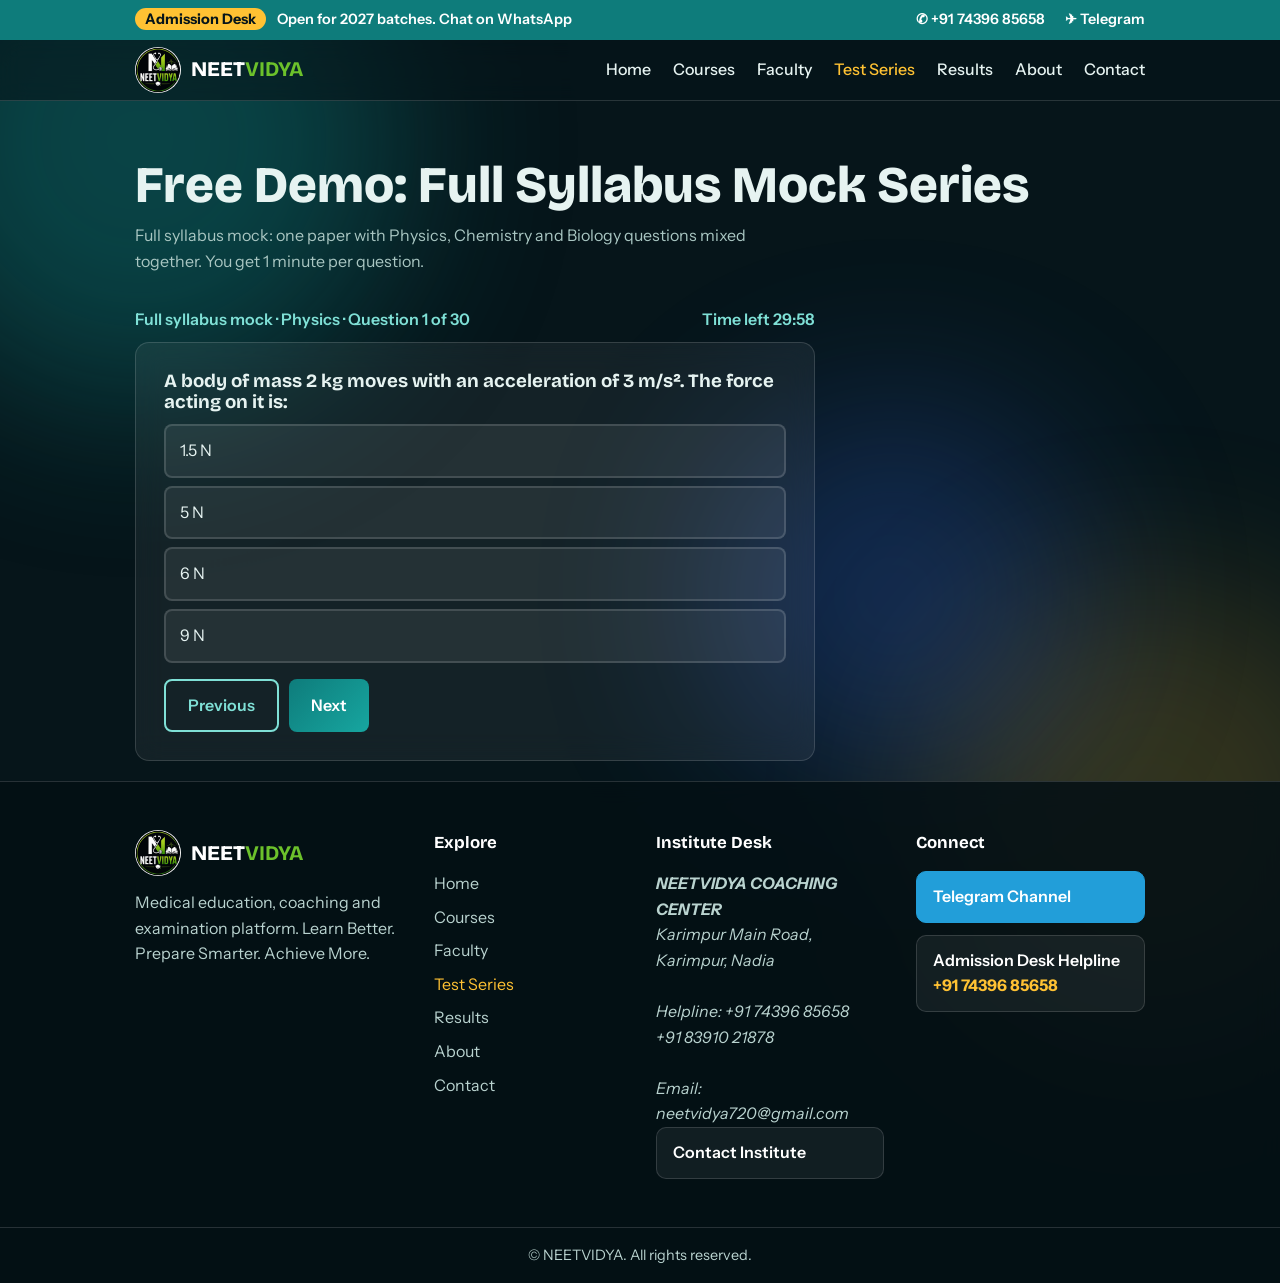
<file: demo-test.html>
<!DOCTYPE html>
<html lang="en">
<head>
<meta charset="UTF-8">
<meta name="viewport" content="width=device-width, initial-scale=1.0">
<meta name="description" content="Free NEET demo test">
<title>Free Demo Test - NEETVIDYA</title>
<link rel="preconnect" href="https://fonts.googleapis.com">
<link href="https://fonts.googleapis.com/css2?family=Bricolage+Grotesque:wght@500;700;800&family=Instrument+Sans:wght@400;500;600&display=swap" rel="stylesheet">
<link rel="stylesheet" href="style.css">
<style>
.page-head{padding:56px 0 20px}
.page-head h1{font-size:clamp(2rem,5vw,3.2rem);font-weight:800;margin-bottom:10px}
.tabs{display:flex;gap:10px;flex-wrap:wrap;margin:8px 0 28px}
.tab{padding:9px 18px;border-radius:30px;border:1px solid var(--line);background:rgba(255,255,255,.06);color:#e6f3f1;font:inherit;font-weight:600;cursor:pointer}
.tab:hover{border-color:#7fe0d6}
.tab.on{background:#ffc233;color:#06151a;border-color:#ffc233}
.badge{display:inline-block;font-size:.75rem;font-weight:700;letter-spacing:.04em;text-transform:uppercase;background:rgba(127,224,214,.18);color:#7fe0d6;padding:3px 10px;border-radius:20px;margin-bottom:10px}
.feat{list-style:none;padding:0;margin:12px 0}
.feat li{padding:4px 0 4px 22px;position:relative;color:#b9d3cf}
.feat li::before{content:"\2713";position:absolute;left:0;color:#ffc233;font-weight:700}
.old{text-decoration:line-through;color:#7f9b97;font-size:1rem;font-weight:500;margin-left:8px}
.dur{color:#7fe0d6;font-size:.9rem;font-weight:600}
.btn.ghost{background:transparent;border:2px solid #7fe0d6;color:#7fe0d6;box-shadow:none}
.btn.ghost:hover{background:#7fe0d6;color:#06151a}
.acts{display:flex;gap:10px;flex-wrap:wrap;margin-top:auto}
.opt.sel{border-color:#ffc233;background:rgba(255,194,51,.18)}
.quizbar{display:flex;justify-content:space-between;max-width:680px;margin-bottom:10px;font-weight:600;color:#7fe0d6}
.nav2{display:flex;gap:10px;margin-top:16px;flex-wrap:wrap}
.rev{margin:14px 0;padding:12px;border-radius:8px;background:rgba(255,255,255,.05)}
</style>
</head>
<body>
<div class="blob b1"></div><div class="blob b2"></div><div class="blob b3"></div>
<canvas id="bg"></canvas>

<div class="topbar"><div class="wrap">
  <a class="desk" href="https://wa.me/910000000000?text=Hello%20NEETVIDYA%2C%20I%20want%20to%20know%20about%20admission%20and%20batch%20details." target="_blank" rel="noopener" aria-label="Chat with the admission desk on WhatsApp"><b>Admission Desk</b> Open for 2027 batches. Chat on WhatsApp</a>
  <span class="contacts">
    <a href="tel:+910000000000">&#9990; +91 74396 85658</a>
    <a href="https://t.me/neetvidya720official" target="_blank" rel="noopener">&#9992; Telegram</a>
  </span>
</div></div>

<nav><div class="wrap">
  <a class="logo" href="index.html"><img src="logo1.jpeg" alt="NEETVIDYA logo"><span>NEET<b>VIDYA</b></span></a>
  <button class="menu-btn" aria-label="Open menu" aria-expanded="false">&#9776;</button>
  <ul id="nav-links">
    <li><a href="index.html">Home</a></li>
    <li><a href="courses.html">Courses</a></li>
    <li><a href="faculty.html">Faculty</a></li>
    <li><a href="test-series.html" style="color:#ffc233">Test Series</a></li>
    <li><a href="result.html">Results</a></li>
    <li><a href="about.html">About</a></li>
    <li><a href="contact.html">Contact</a></li>
  </ul>
</div></nav>

<main>
  <div class="page-head"><div class="wrap">
    <h1 id="t-title">Free Demo Test</h1>
    <p class="sub" id="t-sub">5 questions, 10 minutes. Pick an answer, move with Next and Previous, then submit.</p>
    <div class="quizbar"><span id="q-count"></span><span id="timer"></span></div>
    <div class="quiz" id="demo-box"></div>
  </div></div>
</main>

<footer>
  <div class="wrap foot-grid">
    <div class="foot-brand">
      <a class="logo" href="index.html"><img src="logo1.jpeg" alt="NEETVIDYA logo"><span>NEET<b>VIDYA</b></span></a>
      <p>Medical education, coaching and examination platform. Learn Better. Prepare Smarter. Achieve More.</p>
    </div>
    <div>
      <h4>Explore</h4>
      <ul>
        <li><a href="index.html">Home</a></li>
        <li><a href="courses.html">Courses</a></li>
        <li><a href="faculty.html">Faculty</a></li>
        <li><a href="test-series.html" style="color:#ffc233">Test Series</a></li>
        <li><a href="result.html">Results</a></li>
        <li><a href="about.html">About</a></li>
        <li><a href="contact.html">Contact</a></li>
      </ul>
    </div>
    <div>
      <h4>Institute Desk</h4>
      <address class="inst">
        <strong>NEETVIDYA COACHING CENTER</strong><br>
        Karimpur Main Road,<br>
        Karimpur, Nadia<br><br>
        Helpline: <a href="tel:+917439685658">+91 74396 85658</a><br>
        <a href="tel:+918391021878">+91 83910 21878</a><br><br>
        Email: <a href="mailto:neetvidya720@gmail.com">neetvidya720@gmail.com</a>
      </address>
      <a class="foot-btn" href="index.html#contact">Contact Institute</a>
    </div>
    <div>
      <h4>Connect</h4>
      <a class="foot-btn tg" href="https://t.me/neetvidya720official" target="_blank" rel="noopener">Telegram Channel</a>
      <a class="foot-btn" href="index.html#contact">Admission Desk Helpline<br><span>+91 74396 85658</span></a>
    </div>
  </div>
  <div class="foot-bottom">&copy; <span id="yr"></span> NEETVIDYA. All rights reserved.</div>
</footer>
<script src="demo.js"></script>
</body>
</html>
</file>
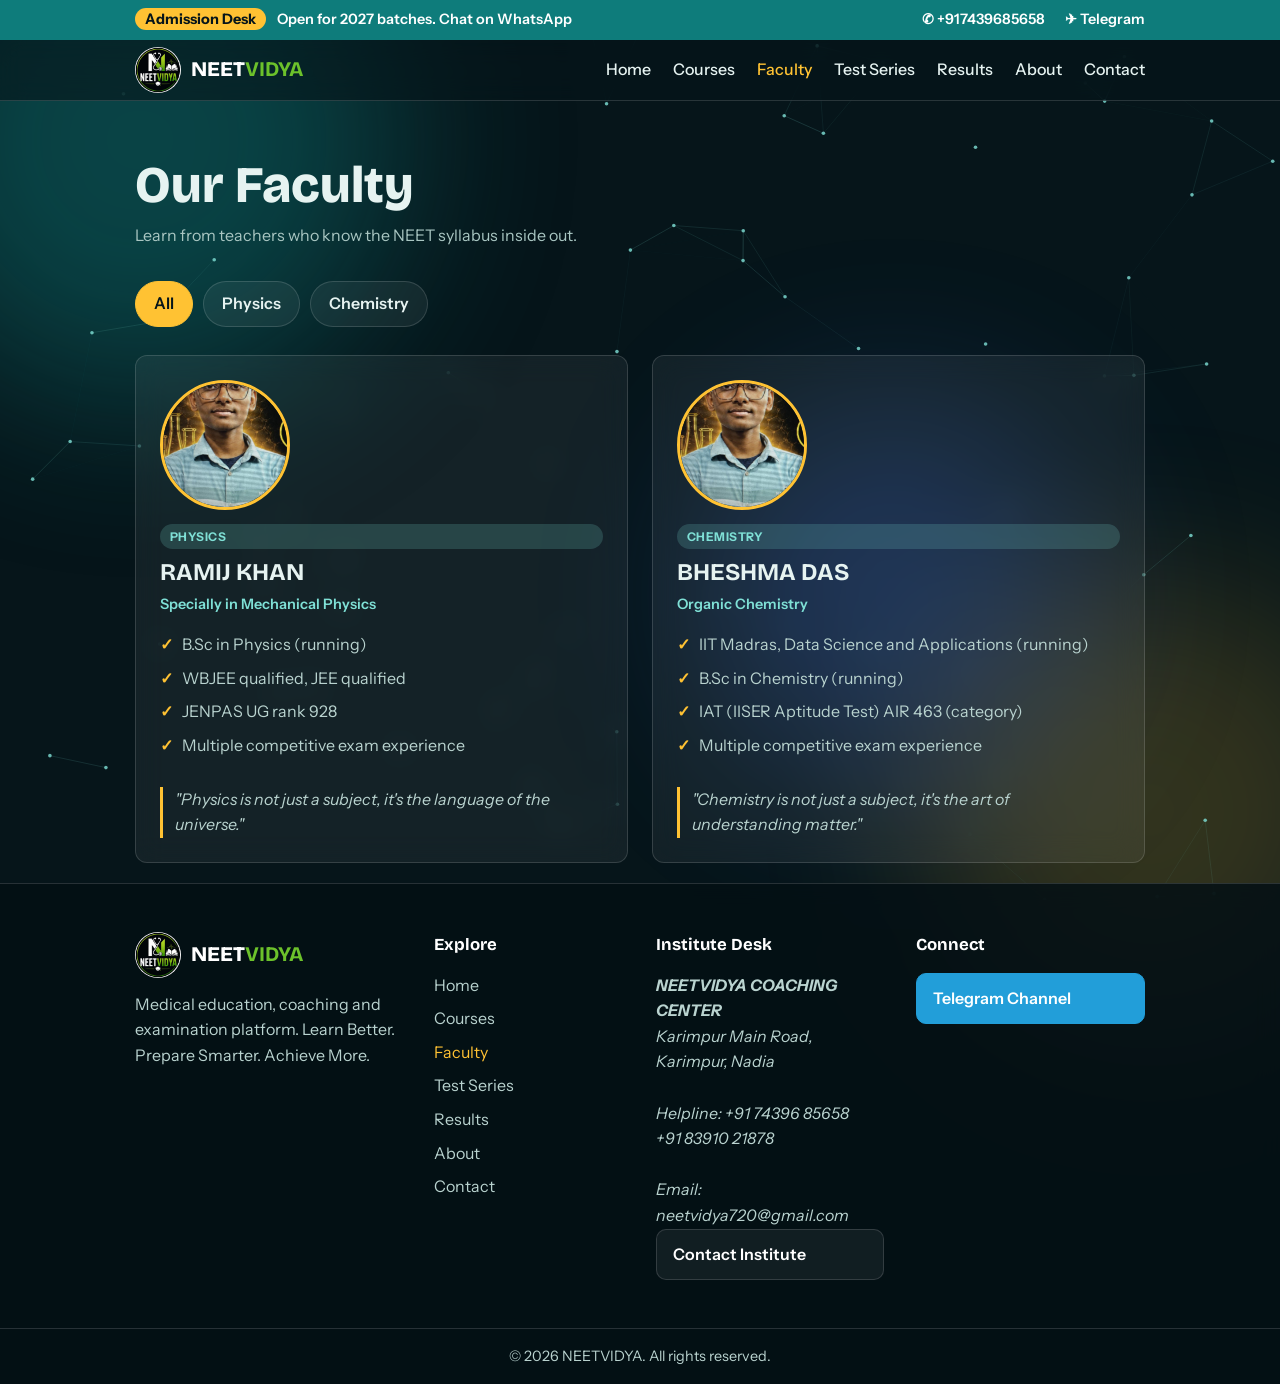
<file: faculty.html>
<!DOCTYPE html>
<html lang="en">
<head>
<meta charset="UTF-8">
<meta name="viewport" content="width=device-width, initial-scale=1.0">
<meta name="description" content="Meet the NEETVIDYA faculty">
<title>Faculty - NEETVIDYA</title>
<link rel="preconnect" href="https://fonts.googleapis.com">
<link href="https://fonts.googleapis.com/css2?family=Bricolage+Grotesque:wght@500;700;800&family=Instrument+Sans:wght@400;500;600&display=swap" rel="stylesheet">
<link rel="stylesheet" href="style.css">
<style>
.page-head{padding:56px 0 20px}
.page-head h1{font-size:clamp(2rem,5vw,3.2rem);font-weight:800;margin-bottom:10px}
.tabs{display:flex;gap:10px;flex-wrap:wrap;margin:8px 0 28px}
.tab{padding:9px 18px;border-radius:30px;border:1px solid var(--line);background:rgba(255,255,255,.06);color:#e6f3f1;font:inherit;font-weight:600;cursor:pointer}
.tab:hover{border-color:#7fe0d6}
.tab.on{background:#ffc233;color:#06151a;border-color:#ffc233}
.badge{display:inline-block;font-size:.75rem;font-weight:700;letter-spacing:.04em;text-transform:uppercase;background:rgba(127,224,214,.18);color:#7fe0d6;padding:3px 10px;border-radius:20px;margin-bottom:10px}
.feat{list-style:none;padding:0;margin:12px 0}
.feat li{padding:4px 0 4px 22px;position:relative;color:#b9d3cf}
.feat li::before{content:"\2713";position:absolute;left:0;color:#ffc233;font-weight:700}
.old{text-decoration:line-through;color:#7f9b97;font-size:1rem;font-weight:500;margin-left:8px}
.photo{width:110px;height:110px;border-radius:50%;object-fit:cover;border:3px solid #ffc233;margin-bottom:14px;display:block}
.avatar{width:110px;height:110px;border-radius:50%;display:flex;align-items:center;justify-content:center;font-family:"Bricolage Grotesque",sans-serif;font-size:2.2rem;font-weight:800;color:#06151a;background:linear-gradient(135deg,#ffc233,#7fe0d6);margin-bottom:14px}
.dur{color:#7fe0d6;font-size:.9rem;font-weight:600}
</style>
</head>
<body>
<div class="blob b1"></div><div class="blob b2"></div><div class="blob b3"></div>
<canvas id="bg"></canvas>

<div class="topbar"><div class="wrap">
  <a class="desk" href="https://wa.me/917439685658?text=Hello%20NEETVIDYA%2C%20I%20want%20to%20know%20about%20admission%20and%20batch%20details." target="_blank" rel="noopener" aria-label="Chat with the admission desk on WhatsApp"><b>Admission Desk</b> Open for 2027 batches. Chat on WhatsApp</a>
  <span class="contacts">
    <a href="tel:+917439685658">&#9990; +917439685658</a>
    <a href="https://t.me/neetvidya720official" target="_blank" rel="noopener">&#9992; Telegram</a>
  </span>
</div></div>

<nav><div class="wrap">
  <a class="logo" href="index.html"><img src="logo1.jpeg" alt="NEETVIDYA logo"><span>NEET<b>VIDYA</b></span></a>
  <button class="menu-btn" aria-label="Open menu" aria-expanded="false">&#9776;</button>
  <ul id="nav-links">
    <li><a href="index.html">Home</a></li>
    <li><a href="courses.html">Courses</a></li>
    <li><a href="faculty.html" style="color:#ffc233">Faculty</a></li>
    <li><a href="test-series.html">Test Series</a></li>
    <li><a href="result.html">Results</a></li>
    <li><a href="about.html">About</a></li>
    <li><a href="contact.html">Contact</a></li>
  </ul>
</div></nav>

<main>
  <div class="page-head"><div class="wrap">
    <h1>Our Faculty</h1>
    <p class="sub">Learn from teachers who know the NEET syllabus inside out.</p>
    <div class="tabs" id="tabs"></div>
    <div class="grid" id="faculty-grid"></div>
  </div></div>
</main>

<footer>
  <div class="wrap foot-grid">
    <div class="foot-brand">
      <a class="logo" href="index.html"><img src="logo1.jpeg" alt="NEETVIDYA logo"><span>NEET<b>VIDYA</b></span></a>
      <p>Medical education, coaching and examination platform. Learn Better. Prepare Smarter. Achieve More.</p>
    </div>
    <div>
      <h4>Explore</h4>
      <ul>
        <li><a href="index.html">Home</a></li>
        <li><a href="courses.html">Courses</a></li>
        <li><a href="faculty.html" style="color:#ffc233">Faculty</a></li>
        <li><a href="test-series.html">Test Series</a></li>
        <li><a href="result.html">Results</a></li>
        <li><a href="about.html">About</a></li>
        <li><a href="contact.html">Contact</a></li>
      </ul>
    </div>
    <div>
      <h4>Institute Desk</h4>
      <address class="inst">
        <strong>NEETVIDYA COACHING CENTER</strong><br>
        Karimpur Main Road,<br>
        Karimpur, Nadia<br><br>
        Helpline: <a href="tel:+917439685658">+91 74396 85658</a><br>
        <a href="tel:+918391021878">+91 83910 21878</a><br><br>
        Email: <a href="mailto:neetvidya720@gmail.com">neetvidya720@gmail.com</a>
      </address>
      <a class="foot-btn" href="index.html#contact">Contact Institute</a>
    </div>
    <div>
      <h4>Connect</h4>
      <a class="foot-btn tg" href="https://t.me/neetvidya720official" target="_blank" rel="noopener">Telegram Channel</a>
    </div>
  </div>
  <div class="foot-bottom">&copy; <span id="yr"></span> NEETVIDYA. All rights reserved.</div>
</footer>
<script src="faculty.js"></script>
</body>
</html>
</file>
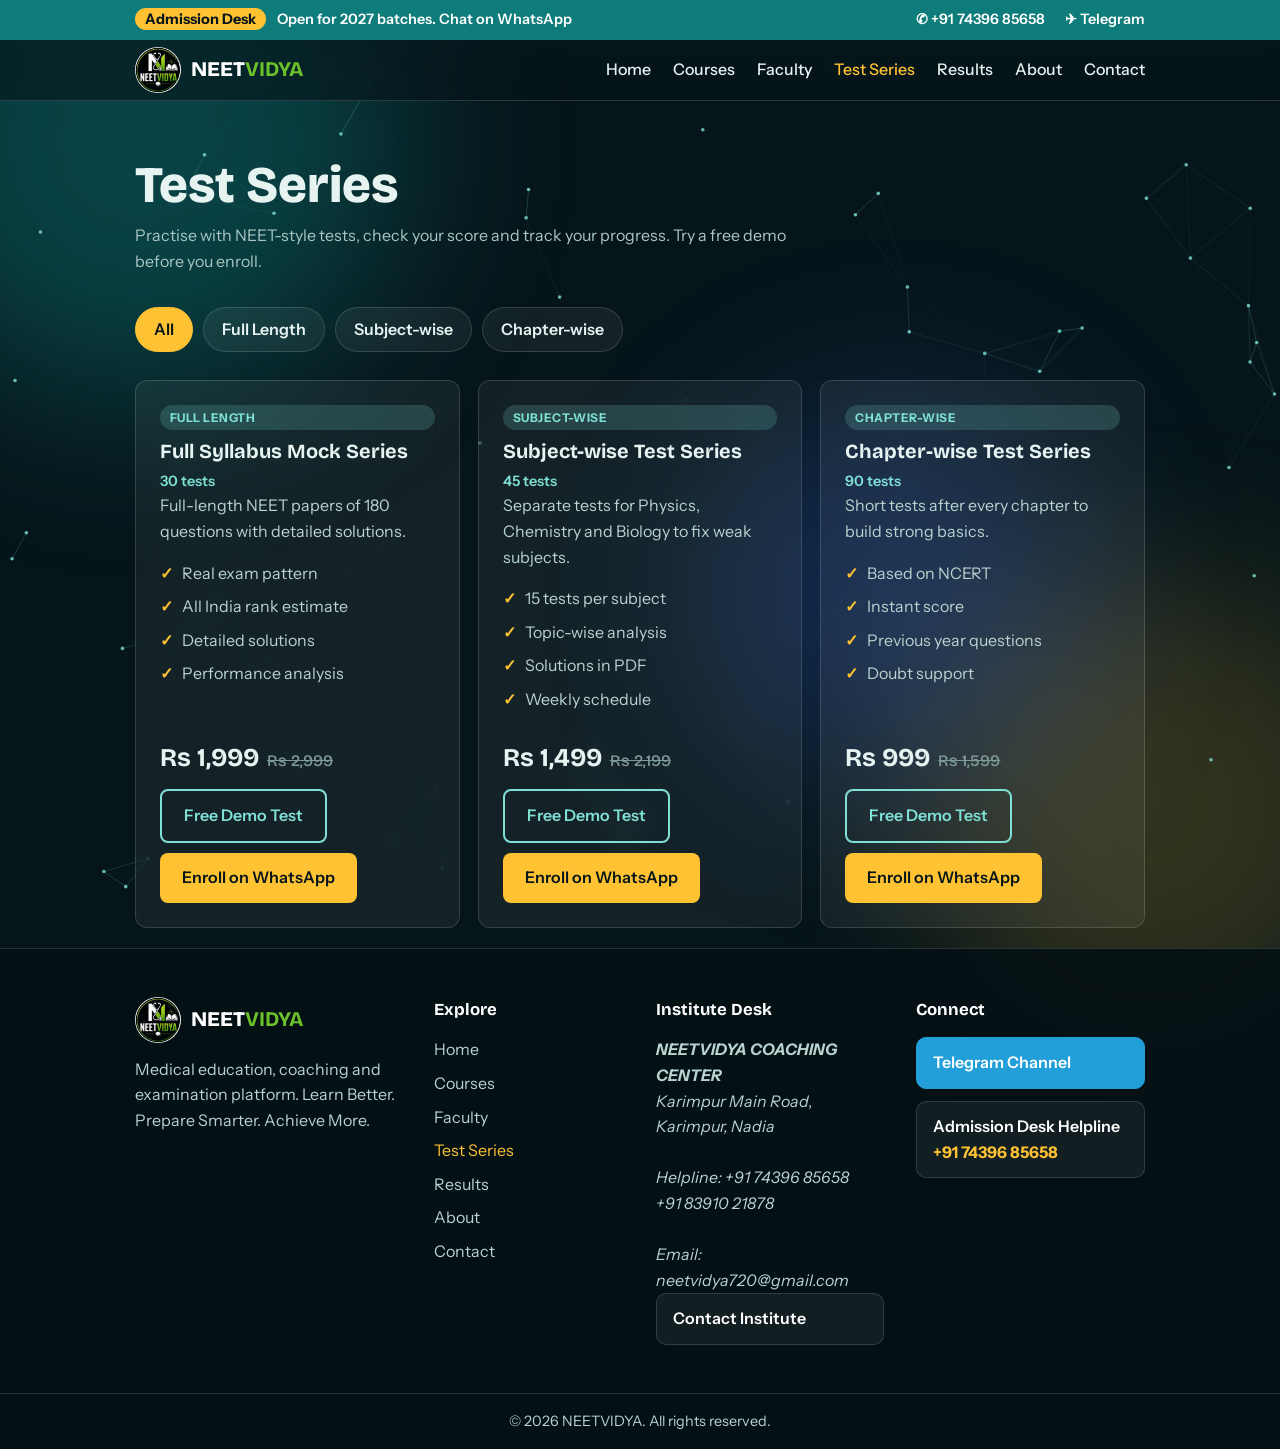
<file: test-series.html>
<!DOCTYPE html>
<html lang="en">
<head>
<meta charset="UTF-8">
<meta name="viewport" content="width=device-width, initial-scale=1.0">
<meta name="description" content="NEET test series and mock tests">
<title>Test Series - NEETVIDYA</title>
<link rel="preconnect" href="https://fonts.googleapis.com">
<link href="https://fonts.googleapis.com/css2?family=Bricolage+Grotesque:wght@500;700;800&family=Instrument+Sans:wght@400;500;600&display=swap" rel="stylesheet">
<link rel="stylesheet" href="style.css">
<style>
.page-head{padding:56px 0 20px}
.page-head h1{font-size:clamp(2rem,5vw,3.2rem);font-weight:800;margin-bottom:10px}
.tabs{display:flex;gap:10px;flex-wrap:wrap;margin:8px 0 28px}
.tab{padding:9px 18px;border-radius:30px;border:1px solid var(--line);background:rgba(255,255,255,.06);color:#e6f3f1;font:inherit;font-weight:600;cursor:pointer}
.tab:hover{border-color:#7fe0d6}
.tab.on{background:#ffc233;color:#06151a;border-color:#ffc233}
.badge{display:inline-block;font-size:.75rem;font-weight:700;letter-spacing:.04em;text-transform:uppercase;background:rgba(127,224,214,.18);color:#7fe0d6;padding:3px 10px;border-radius:20px;margin-bottom:10px}
.feat{list-style:none;padding:0;margin:12px 0}
.feat li{padding:4px 0 4px 22px;position:relative;color:#b9d3cf}
.feat li::before{content:"\2713";position:absolute;left:0;color:#ffc233;font-weight:700}
.old{text-decoration:line-through;color:#7f9b97;font-size:1rem;font-weight:500;margin-left:8px}
.dur{color:#7fe0d6;font-size:.9rem;font-weight:600}
.btn.ghost{background:transparent;border:2px solid #7fe0d6;color:#7fe0d6;box-shadow:none}
.btn.ghost:hover{background:#7fe0d6;color:#06151a}
.acts{display:flex;gap:10px;flex-wrap:wrap;margin-top:auto}
.opt.sel{border-color:#ffc233;background:rgba(255,194,51,.18)}
.quizbar{display:flex;justify-content:space-between;max-width:680px;margin-bottom:10px;font-weight:600;color:#7fe0d6}
.nav2{display:flex;gap:10px;margin-top:16px;flex-wrap:wrap}
.rev{margin:14px 0;padding:12px;border-radius:8px;background:rgba(255,255,255,.05)}
</style>
</head>
<body>
<div class="blob b1"></div><div class="blob b2"></div><div class="blob b3"></div>
<canvas id="bg"></canvas>

<div class="topbar"><div class="wrap">
  <a class="desk" href="https://wa.me/917439685658|?text=Hello%20NEETVIDYA%2C%20I%20want%20to%20know%20about%20admission%20and%20batch%20details." target="_blank" rel="noopener" aria-label="Chat with the admission desk on WhatsApp"><b>Admission Desk</b> Open for 2027 batches. Chat on WhatsApp</a>
  <span class="contacts">
    <a href="tel:+917439685658">&#9990; +91 74396 85658</a>
    <a href="https://t.me/neetvidya720official" target="_blank" rel="noopener">&#9992; Telegram</a>
  </span>
</div></div>

<nav><div class="wrap">
  <a class="logo" href="index.html"><img src="logo1.jpeg" alt="NEETVIDYA logo"><span>NEET<b>VIDYA</b></span></a>
  <button class="menu-btn" aria-label="Open menu" aria-expanded="false">&#9776;</button>
  <ul id="nav-links">
    <li><a href="index.html">Home</a></li>
    <li><a href="courses.html">Courses</a></li>
    <li><a href="faculty.html">Faculty</a></li>
    <li><a href="test-series.html" style="color:#ffc233">Test Series</a></li>
    <li><a href="result.html">Results</a></li>
    <li><a href="about.html">About</a></li>
    <li><a href="contact.html">Contact</a></li>
  </ul>
</div></nav>

<main>
  <div class="page-head"><div class="wrap">
    <h1>Test Series</h1>
    <p class="sub">Practise with NEET-style tests, check your score and track your progress. Try a free demo before you enroll.</p>
    <div class="tabs" id="tabs"></div>
    <div class="grid" id="ts-grid"></div>
  </div></div>
</main>

<footer>
  <div class="wrap foot-grid">
    <div class="foot-brand">
      <a class="logo" href="index.html"><img src="logo1.jpeg" alt="NEETVIDYA logo"><span>NEET<b>VIDYA</b></span></a>
      <p>Medical education, coaching and examination platform. Learn Better. Prepare Smarter. Achieve More.</p>
    </div>
    <div>
      <h4>Explore</h4>
      <ul>
        <li><a href="index.html">Home</a></li>
        <li><a href="courses.html">Courses</a></li>
        <li><a href="faculty.html">Faculty</a></li>
        <li><a href="test-series.html" style="color:#ffc233">Test Series</a></li>
        <li><a href="result.html">Results</a></li>
        <li><a href="about.html">About</a></li>
        <li><a href="contact.html">Contact</a></li>
      </ul>
    </div>
    <div>
      <h4>Institute Desk</h4>
      <address class="inst">
        <strong>NEETVIDYA COACHING CENTER</strong><br>
        Karimpur Main Road,<br>
        Karimpur, Nadia<br><br>
        Helpline: <a href="tel:+917439685658">+91 74396 85658</a><br>
        <a href="tel:+918391021878">+91 83910 21878</a><br><br>
        Email: <a href="mailto:neetvidya720@gmail.com">neetvidya720@gmail.com</a>
      </address>
      <a class="foot-btn" href="index.html#contact">Contact Institute</a>
    </div>
    <div>
      <h4>Connect</h4>
      <a class="foot-btn tg" href="https://t.me/neetvidya720official" target="_blank" rel="noopener">Telegram Channel</a>
      <a class="foot-btn" href="index.html#contact">Admission Desk Helpline<br><span>+91 74396 85658</span></a>
    </div>
  </div>
  <div class="foot-bottom">&copy; <span id="yr"></span> NEETVIDYA. All rights reserved.</div>
</footer>
<script src="test-series.js"></script>
</body>
</html>
</file>
<file: style.css>
:root{--ink:#0f2a2e;--paper:#f5f9f8;--teal:#0e7c7b;--mint:#d7ede9;--sun:#ffc233;--line:#cfe0dc}
*{box-sizing:border-box;margin:0}
html{scroll-behavior:smooth}
body{font-family:'Instrument Sans',sans-serif;background:var(--paper);color:var(--ink);line-height:1.6}
h1,h2,h3{font-family:'Bricolage Grotesque',sans-serif;line-height:1.1}
a{color:inherit}
:focus-visible{outline:3px solid var(--sun);outline-offset:2px}
.wrap{max-width:1050px;margin:auto;padding:0 20px}
section{padding:72px 0}
h2{font-size:clamp(1.8rem,4vw,2.6rem);margin-bottom:12px}
.sub{max-width:60ch;margin-bottom:32px;color:#3f5a5e}
nav{position:sticky;top:0;background:var(--paper);border-bottom:1px solid var(--line);z-index:10}
nav .wrap{display:flex;justify-content:space-between;align-items:center;height:60px}
.logo{font-family:'Bricolage Grotesque';font-weight:800;font-size:1.3rem;text-decoration:none}
.logo b{color:var(--teal)}
nav ul{display:flex;gap:22px;list-style:none;padding:0}
nav ul a{text-decoration:none;font-weight:500}
nav ul a:hover{color:var(--teal)}
.btn{display:inline-block;background:var(--ink);color:#fff;padding:12px 22px;border-radius:8px;font-weight:600;text-decoration:none;border:0;cursor:pointer;font:inherit;font-weight:600}
.btn:hover{background:var(--teal)}
.btn.alt{background:var(--sun);color:var(--ink)}
.hero{background:var(--ink);color:#fff;padding:80px 0}
.hero .wrap{display:grid;grid-template-columns:1.2fr 1fr;gap:40px;align-items:center}
.hero h1{font-size:clamp(2.4rem,6vw,4.2rem);font-weight:800}
.hero p{margin:18px 0 28px;color:#b9d3cf;max-width:46ch}
.count{background:#16393e;border-radius:14px;padding:28px;text-align:center}
.count small{color:#b9d3cf}
.count .days{font-family:'Bricolage Grotesque';font-size:5rem;font-weight:800;color:var(--sun);line-height:1}
.count .hms{font-size:1.2rem;margin-top:8px;font-variant-numeric:tabular-nums}
.grid{display:grid;grid-template-columns:repeat(auto-fit,minmax(230px,1fr));gap:18px}
.card{background:#fff;border:1px solid var(--line);border-radius:12px;padding:24px}
.card h3{margin-bottom:8px;font-size:1.25rem}
.card.sub-p{border-top:6px solid var(--teal)}
.card.sub-c{border-top:6px solid var(--sun)}
.card.sub-b{border-top:6px solid #3a9d5d}
.price{font-family:'Bricolage Grotesque';font-size:1.6rem;font-weight:700;margin:10px 0}
.alt-bg{background:var(--mint)}
.quiz{background:#fff;border-radius:14px;padding:28px;max-width:680px;border:1px solid var(--line)}
.opt{display:block;width:100%;text-align:left;margin:8px 0;padding:12px 14px;border:2px solid var(--line);background:var(--paper);border-radius:8px;font:inherit;cursor:pointer}
.opt:hover:not(:disabled){border-color:var(--teal)}
.opt.right{border-color:#2e9e5b;background:#e3f5ea}
.opt.wrong{border-color:#d64545;background:#fbe6e6}
.meta{display:flex;justify-content:space-between;color:#3f5a5e;margin-bottom:10px}
form.plan{display:flex;gap:14px;flex-wrap:wrap;align-items:end;margin-bottom:24px}
label{display:flex;flex-direction:column;font-weight:600;font-size:.9rem;gap:6px}
input,textarea{padding:11px 12px;border:2px solid var(--line);border-radius:8px;font:inherit;background:#fff}
table{width:100%;max-width:560px;border-collapse:collapse;background:#fff;border-radius:10px;overflow:hidden}
td,th{padding:12px 14px;text-align:left;border-bottom:1px solid var(--line)}
th{background:var(--ink);color:#fff}
.bar{height:10px;background:var(--mint);border-radius:5px;min-width:80px}
.bar i{display:block;height:100%;background:var(--teal);border-radius:5px}
.contact{display:grid;gap:14px;max-width:520px}
footer{background:var(--ink);color:#b9d3cf;padding:28px 0;text-align:center}
@media(max-width:760px){.hero .wrap{grid-template-columns:1fr}nav ul{display:none}}
@media(prefers-reduced-motion:reduce){html{scroll-behavior:auto}}

/* ---- Background effects + dark glass theme ---- */
:root{--paper:#06151a;--line:rgba(255,255,255,.14);--mint:rgba(255,255,255,.05)}
body{background:#06151a;color:#e6f3f1;position:relative}
#bg{position:fixed;inset:0;width:100%;height:100%;z-index:-1;pointer-events:none}
.blob{position:fixed;border-radius:50%;filter:blur(90px);opacity:.45;z-index:-2;pointer-events:none;animation:drift 18s ease-in-out infinite alternate}
.b1{width:520px;height:520px;background:#0e7c7b;top:-120px;left:-120px}
.b2{width:460px;height:460px;background:#ffc233;opacity:.18;bottom:-140px;right:-100px;animation-delay:-6s}
.b3{width:380px;height:380px;background:#3a6df0;opacity:.25;top:45%;left:55%;animation-delay:-11s}
@keyframes drift{to{transform:translate(90px,70px) scale(1.2)}}
nav{background:rgba(6,21,26,.6);backdrop-filter:blur(12px);border-bottom:1px solid var(--line)}
.sub{color:#a9c6c2}
.hero{background:transparent}
.hero h1{background:linear-gradient(90deg,#fff,#7fe0d6 60%,#ffc233);-webkit-background-clip:text;background-clip:text;color:transparent}
.count,.card,.quiz,table{background:rgba(255,255,255,.06);border:1px solid var(--line);backdrop-filter:blur(14px);-webkit-backdrop-filter:blur(14px)}
.card{transition:transform .25s,border-color .25s,box-shadow .25s}
.card:hover{transform:translateY(-6px);border-color:rgba(127,224,214,.6);box-shadow:0 14px 40px rgba(14,124,123,.35)}
.card p,.meta{color:#b9d3cf}
.btn{background:linear-gradient(135deg,#0e7c7b,#17a6a0);box-shadow:0 0 0 rgba(23,166,160,0);transition:box-shadow .25s,transform .25s}
.btn:hover{background:linear-gradient(135deg,#17a6a0,#0e7c7b);box-shadow:0 0 24px rgba(23,166,160,.7);transform:translateY(-2px)}
.btn.alt{background:var(--sun);color:#06151a}
.btn.alt:hover{background:#ffd264;box-shadow:0 0 26px rgba(255,194,51,.6)}
.opt,input,textarea{background:rgba(255,255,255,.07);color:#e6f3f1;border-color:var(--line)}
.opt.right{background:rgba(46,158,91,.3)}
.opt.wrong{background:rgba(214,69,69,.3)}
td,th{border-bottom:1px solid var(--line)}
th{background:rgba(14,124,123,.5)}
.bar{background:rgba(255,255,255,.12)}
.bar i{background:var(--sun)}
.reveal{opacity:0;transform:translateY(24px);transition:opacity .7s,transform .7s}
.reveal.in{opacity:1;transform:none}
@media(prefers-reduced-motion:reduce){.blob{animation:none}.reveal{opacity:1;transform:none;transition:none}}

/* ---- Top bar: admission desk, phone, Telegram ---- */
.topbar{background:#0e7c7b;color:#fff;font-size:.9rem}
.topbar .wrap{display:flex;justify-content:space-between;align-items:center;gap:12px;flex-wrap:wrap;min-height:40px;padding-top:6px;padding-bottom:6px}
.topbar b{background:#ffc233;color:#06151a;padding:2px 10px;border-radius:20px;margin-right:8px;font-weight:700}
.topbar .contacts{display:flex;gap:20px}
.topbar a{color:#fff;text-decoration:none;font-weight:600}
.topbar a:hover{text-decoration:underline}
@media(max-width:560px){.topbar .wrap{justify-content:center;text-align:center}}
.topbar a.desk:hover b{background:#25d366;color:#fff}

/* ---- Navbar with logo and mobile menu ---- */
.logo{display:flex;align-items:center;gap:10px;color:#fff}
.logo img{height:46px;width:46px;border-radius:50%}
.logo b{color:#6cc12b}
.menu-btn{display:none;background:none;border:1px solid var(--line);color:#fff;font-size:1.4rem;border-radius:8px;padding:2px 10px;cursor:pointer}
section{scroll-margin-top:70px}
@media(max-width:760px){
  .menu-btn{display:block}
  nav ul{display:none;position:absolute;top:60px;left:0;right:0;flex-direction:column;gap:0;background:rgba(6,21,26,.97);padding:8px 20px}
  nav ul.open{display:flex}
  nav ul li a{display:block;padding:12px 0;border-bottom:1px solid var(--line)}
}

/* ---- Footer ---- */
footer{background:rgba(4,16,20,.85);backdrop-filter:blur(12px);-webkit-backdrop-filter:blur(12px);border-top:1px solid var(--line);padding:48px 0 0;text-align:left;color:#b9d3cf}
.foot-grid{display:grid;grid-template-columns:1.4fr 1fr 1.2fr 1.2fr;gap:32px}
footer h4{font-family:'Bricolage Grotesque',sans-serif;color:#fff;font-size:1.05rem;margin-bottom:14px}
footer ul{list-style:none;padding:0}
footer li{margin:8px 0}
footer a{text-decoration:none}
footer li a:hover{color:#ffc233}
.foot-brand p{margin-top:14px;max-width:34ch}
.foot-btn{display:block;margin-bottom:12px;padding:12px 16px;border-radius:10px;border:1px solid var(--line);background:rgba(255,255,255,.06);color:#fff;font-weight:600}
.foot-btn:hover{border-color:#ffc233}
.foot-btn.tg{background:#229ed9;border-color:#229ed9}
.foot-btn span{color:#ffc233;font-weight:700}
.foot-bottom{margin-top:36px;padding:16px 20px;text-align:center;border-top:1px solid var(--line);font-size:.9rem}
@media(max-width:860px){.foot-grid{grid-template-columns:1fr 1fr}}
@media(max-width:520px){.foot-grid{grid-template-columns:1fr}}

.topbar a.desk:hover b{background:#25d366;color:#fff}
/* ---- Navbar with logo and mobile menu ---- */
.logo{display:flex;align-items:center;gap:10px;color:#fff}
.logo img{height:46px;width:46px;border-radius:50%}
.logo b{color:#6cc12b}
.menu-btn{display:none;background:none;border:1px solid var(--line);color:#fff;font-size:1.4rem;border-radius:8px;padding:2px 10px;cursor:pointer}
section{scroll-margin-top:70px}
@media(max-width:760px){
  .menu-btn{display:block}
  nav ul{display:none;position:absolute;top:60px;left:0;right:0;flex-direction:column;gap:0;background:rgba(6,21,26,.97);padding:8px 20px}
  nav ul.open{display:flex}
  nav ul li a{display:block;padding:12px 0;border-bottom:1px solid var(--line)}
}

/* ---- Equal-height cards, buttons level at the bottom ---- */
.card{display:flex;flex-direction:column}
.card .feat{flex-grow:1}
.card .btn{align-self:flex-start;margin-top:auto}

/* ---- Faculty poster cards ---- */
#faculty-grid{grid-template-columns:repeat(auto-fit,minmax(300px,1fr));gap:24px}
.poster{width:100%;height:auto;border-radius:16px;display:block;margin-bottom:16px}
.fac-row{display:flex;justify-content:space-between;align-items:center;gap:12px;margin-top:auto}
.fac .topic{display:block;font-size:.8rem;font-weight:700;letter-spacing:.18em;text-transform:uppercase;color:#7fe0d6;margin-bottom:4px}
.fac h3{font-size:1.5rem;text-transform:uppercase}
.arrow{flex:none;width:48px;height:48px;border-radius:50%;background:#2e9e5b;color:#fff;display:flex;align-items:center;justify-content:center;font-size:1.4rem;text-decoration:none;transition:transform .25s,background .25s}
.arrow:hover{background:#3fbf73;transform:scale(1.1)}

/* ---- Faculty photo and experience cards ---- */
.fac .photo,.fac .avatar{width:130px;height:130px}
.fac .quote{margin-top:12px;padding-left:12px;border-left:3px solid #ffc233;font-style:italic;color:#b9d3cf}

/* ---- Results page ---- */
.eyebrow{display:inline-block;font-size:.8rem;font-weight:700;letter-spacing:.2em;text-transform:uppercase;color:#7fe0d6;margin-bottom:12px}
.res-hero{padding:72px 0 24px}
.res-hero h1{font-size:clamp(2.4rem,6vw,4.4rem);font-weight:800;margin-bottom:16px}
.lead{max-width:60ch;font-size:1.15rem;color:#b9d3cf;margin-bottom:26px}
.hero-btns{display:flex;gap:14px;flex-wrap:wrap}
.btn.ghost{background:transparent;border:2px solid #7fe0d6;color:#7fe0d6;box-shadow:none}
.btn.ghost:hover{background:#7fe0d6;color:#06151a}
.step{display:block;text-decoration:none;color:inherit}
.step .num{display:block;font-family:'Bricolage Grotesque',sans-serif;font-size:2.6rem;font-weight:800;color:#ffc233;line-height:1;margin-bottom:10px}
.step p{color:#b9d3cf}
.step .go{display:inline-block;margin-top:12px;color:#ffc233;font-weight:600;transition:transform .25s}
.step:hover .go{transform:translateX(6px)}
.newbeg{grid-column:1/-1;max-width:760px;width:100%;margin:0 auto;text-align:center;padding:42px 28px;border:1px solid rgba(255,194,51,.4)}
.newbeg h3{font-size:1.6rem;margin:6px 0 12px}

#fx{position:fixed;inset:0;width:100%;height:100%;pointer-events:none;z-index:50}
</file>
